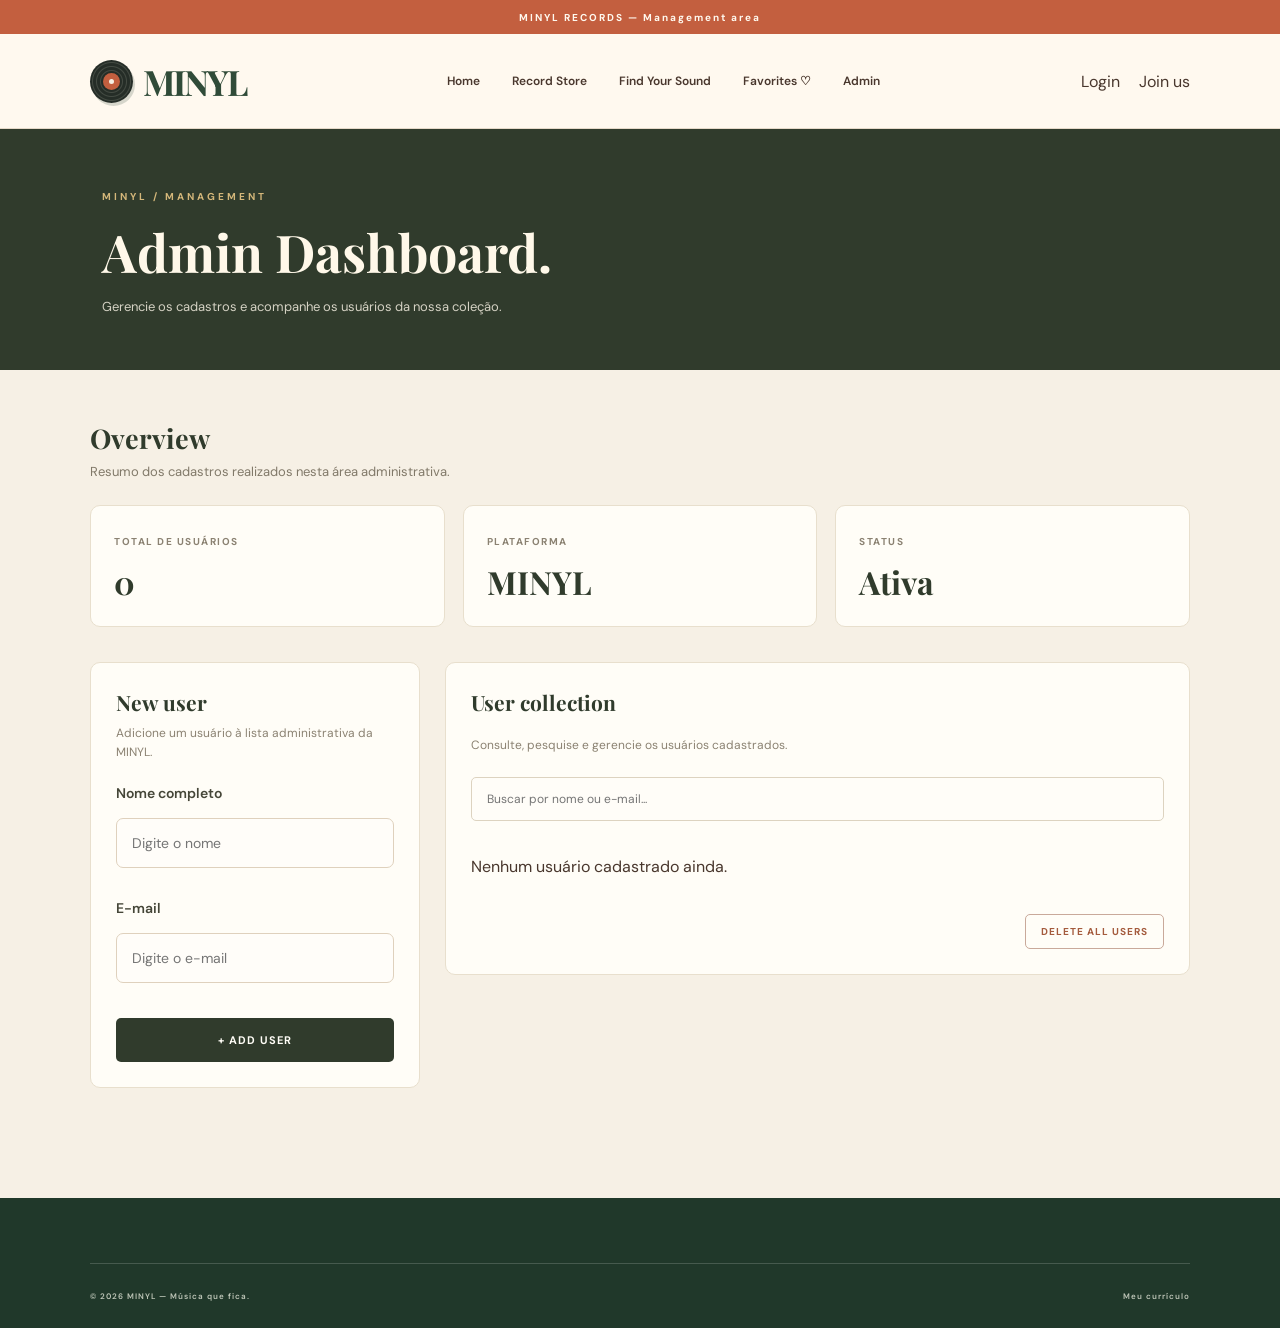
<file: admin.html>
<!DOCTYPE html>
<html lang="pt-BR">
<head>
    <meta charset="UTF-8">
    <meta name="viewport" content="width=device-width, initial-scale=1.0">
    <title>Admin Dashboard | MINYL</title>

    <link rel="preconnect" href="https://fonts.googleapis.com">
    <link rel="preconnect" href="https://fonts.gstatic.com" crossorigin>
    <link href="https://fonts.googleapis.com/css2?family=DM+Sans:wght@400;500;600;700&family=Playfair+Display:wght@500;600;700&display=swap" rel="stylesheet">

    <link rel="stylesheet" href="css/style.css">

    <style>
        .admin-hero {
            background: #303b2c;
            color: #fff8e9;
            padding: 55px 8%;
        }

        .admin-hero span {
            color: #d4b77a;
            font-size: 10px;
            font-weight: 700;
            letter-spacing: 3px;
            text-transform: uppercase;
        }

        .admin-hero h1 {
            font-family: 'Playfair Display', serif;
            font-size: clamp(35px, 5vw, 52px);
            margin: 12px 0;
        }

        .admin-hero p {
            color: #d5d2c4;
            font-size: 13px;
        }

        .admin-dashboard {
            max-width: 1150px;
            margin: 0 auto;
            padding: 50px 25px 85px;
        }

        .dashboard-heading {
            margin-bottom: 25px;
        }

        .dashboard-heading h2 {
            color: #303b2c;
            font-family: 'Playfair Display', serif;
            font-size: 27px;
            margin-bottom: 7px;
        }

        .dashboard-heading p {
            color: #817969;
            font-size: 13px;
        }

        .dashboard-stats {
            display: grid;
            grid-template-columns: repeat(3, 1fr);
            gap: 18px;
            margin-bottom: 35px;
        }

        .dashboard-stat {
            background: #fffdf7;
            border: 1px solid #e8dfcd;
            border-radius: 10px;
            padding: 23px;
        }

        .dashboard-stat span {
            color: #8b8272;
            font-size: 10px;
            font-weight: 700;
            letter-spacing: 1.5px;
            text-transform: uppercase;
        }

        .dashboard-stat strong {
            display: block;
            color: #303b2c;
            font-family: 'Playfair Display', serif;
            font-size: 32px;
            margin-top: 10px;
        }

        .dashboard-layout {
            display: grid;
            grid-template-columns: 330px 1fr;
            gap: 25px;
            align-items: start;
        }

        .admin-panel {
            background: #fffdf7;
            border: 1px solid #e8dfcd;
            border-radius: 10px;
            padding: 25px;
        }

        .admin-panel h3 {
            color: #303b2c;
            font-family: 'Playfair Display', serif;
            font-size: 21px;
            margin-bottom: 8px;
        }

        .panel-description {
            color: #8b8272;
            font-size: 12px;
            line-height: 1.6;
            margin-bottom: 22px;
        }

        .admin-form .form-group {
            margin-bottom: 17px;
        }

        .admin-form label {
            display: block;
            color: #454638;
            font-size: 12px;
            font-weight: 600;
            margin-bottom: 8px;
        }

        .admin-form input {
            width: 100%;
            box-sizing: border-box;
            padding: 13px;
            border: 1px solid #ddd3c0;
            border-radius: 5px;
            background: #fffdf8;
            color: #303b2c;
            font-family: 'DM Sans', sans-serif;
            font-size: 13px;
            outline: none;
        }

        .admin-form input:focus,
        .admin-search:focus {
            border-color: #66734f;
            box-shadow: 0 0 0 3px rgba(102, 115, 79, 0.12);
        }

        .admin-form button {
            width: 100%;
            padding: 14px;
            background: #303b2c;
            color: #fffdf7;
            border: none;
            border-radius: 5px;
            font-size: 11px;
            font-weight: 700;
            letter-spacing: 1px;
            text-transform: uppercase;
            cursor: pointer;
            transition: 0.2s;
        }

        .admin-form button:hover {
            background: #a45b3d;
        }

        .admin-list-heading {
            display: flex;
            justify-content: space-between;
            align-items: center;
            gap: 15px;
            flex-wrap: wrap;
            margin-bottom: 20px;
        }

        .admin-list-heading h3 {
            margin-bottom: 0;
        }

        .admin-search {
            width: 100%;
            box-sizing: border-box;
            padding: 13px 15px;
            border: 1px solid #ddd3c0;
            border-radius: 5px;
            background: #fffdf8;
            color: #303b2c;
            font-family: 'DM Sans', sans-serif;
            font-size: 12px;
            outline: none;
            margin-bottom: 18px;
        }

        .admin-user-list {
            list-style: none;
            padding: 0;
            margin: 0;
        }

        .admin-user-list li {
            display: flex;
            align-items: center;
            justify-content: space-between;
            gap: 15px;
            padding: 17px 0;
            border-bottom: 1px solid #eee7da;
        }

        .admin-user-list li:last-child {
            border-bottom: none;
        }

        .user-information {
            min-width: 0;
        }

        .user-information strong {
            display: block;
            color: #303b2c;
            font-size: 13px;
            margin-bottom: 4px;
        }

        .user-information p {
            color: #817969;
            font-size: 12px;
            overflow-wrap: anywhere;
        }

        .user-information small {
            display: block;
            color: #a49a87;
            font-size: 10px;
            margin-top: 6px;
        }

        .admin-user-list button {
            flex-shrink: 0;
            background: transparent;
            border: 1px solid #c9a99a;
            border-radius: 4px;
            color: #a45b3d;
            padding: 8px 12px;
            font-size: 10px;
            font-weight: 600;
            cursor: pointer;
            transition: 0.2s;
        }

        .admin-user-list button:hover {
            background: #a45b3d;
            color: white;
        }

        .admin-delete-all {
            display: block;
            margin-left: auto;
            margin-top: 20px;
            padding: 10px 15px;
            background: transparent;
            border: 1px solid #c9a99a;
            border-radius: 5px;
            color: #a45b3d;
            font-size: 10px;
            font-weight: 700;
            letter-spacing: 1px;
            text-transform: uppercase;
            cursor: pointer;
        }

        .admin-delete-all:hover {
            background: #a45b3d;
            color: #fff;
        }

        @media (max-width: 800px) {
            .dashboard-layout {
                grid-template-columns: 1fr;
            }
        }

        @media (max-width: 550px) {
            .dashboard-stats {
                grid-template-columns: 1fr;
            }

            .admin-user-list li {
                align-items: flex-start;
                flex-direction: column;
            }
        }

        #adminForm {
            display: flex;
            flex-direction: column;
            align-items: stretch;
            gap: 14px;
            width: 100%;
        }

        #adminForm label {
            display: flex;
            flex-direction: column;
            gap: 8px;
            width: 100%;
            font-size: 14px;
        }

        #adminForm input {
            display: block;
            width: 100%;
            min-width: 0;
            min-height: 50px;
            box-sizing: border-box;
            padding: 14px 15px;
            border: 1px solid #dfd1bd;
            border-radius: 7px;
            background: #fffdf9;
            font-family: inherit;
            font-size: 14px;
        }

        #adminForm button {
            align-self: flex-start;
            margin-top: 4px;
        }

        @media (max-width: 600px) {
            #adminForm button {
                width: 100%;
            }
        }

    </style>
</head>

<body>

    <div class="announcement">
        <p>MINYL RECORDS — Management area</p>
    </div>

    <header class="site-header">
        <div class="header-inner">

            <a href="index.html" class="logo">
                <span class="logo-disc">
                    <span class="logo-disc-center"></span>
                </span>
                <span class="logo-name">MINYL</span>
            </a>

            <nav class="main-nav">
                <a href="index.html">Home</a>
                <a href="catalogo.html">Record Store</a>
                <a href="teste.html">Find Your Sound</a>
                <a href="favoritos.html">Favorites ♡</a>
                <a href="admin.html">Admin</a>
            </nav>

            <div class="header-actions">
                <a href="login.html">Login</a>
                <a href="cadastro.html">Join us</a>
            </div>

        </div>
    </header>

    <main>

        <section class="admin-hero">
            <span>MINYL / MANAGEMENT</span>
            <h1>Admin Dashboard.</h1>
            <p>Gerencie os cadastros e acompanhe os usuários da nossa coleção.</p>
        </section>

        <section class="admin-dashboard">

            <div class="dashboard-heading">
                <h2>Overview</h2>
                <p>Resumo dos cadastros realizados nesta área administrativa.</p>
            </div>

            <div class="dashboard-stats">

                <div class="dashboard-stat">
                    <span>Total de usuários</span>
                    <strong>0</strong>
                </div>

                <div class="dashboard-stat">
                    <span>Plataforma</span>
                    <strong>MINYL</strong>
                </div>

                <div class="dashboard-stat">
                    <span>Status</span>
                    <strong>Ativa</strong>
                </div>

            </div>

            <div class="dashboard-layout">

                <section class="admin-panel">

                    <h3>New user</h3>

                    <p class="panel-description">
                        Adicione um usuário à lista administrativa da MINYL.
                    </p>

                    <form id="adminForm" class="admin-form">

                        <div class="form-group">
                            <label for="adminName">Nome completo</label>
                            <input
                                type="text"
                                id="adminName"
                                name="nome"
                                placeholder="Digite o nome"
                                required
                            >
                        </div>

                        <div class="form-group">
                            <label for="adminEmail">E-mail</label>
                            <input
                                type="email"
                                id="adminEmail"
                                name="email"
                                placeholder="Digite o e-mail"
                                required
                            >
                        </div>

                        <button type="submit">
                            + Add user
                        </button>

                    </form>

                </section>

                <section class="admin-panel">

                    <div class="admin-list-heading">
                        <h3>User collection</h3>
                    </div>

                    <p class="panel-description">
                        Consulte, pesquise e gerencie os usuários cadastrados.
                    </p>

                    <input
                        type="search"
                        id="adminSearch"
                        class="admin-search"
                        placeholder="Buscar por nome ou e-mail..."
                        aria-label="Pesquisar usuários por nome ou e-mail"
                    >

                    <ul id="userList" class="admin-user-list">
                        <li>Nenhum usuário cadastrado ainda.</li>
                    </ul>

                    <button
                        type="button"
                        id="deleteAll"
                        class="admin-delete-all"
                    >
                        Delete all users
                    </button>

                </section>

            </div>

        </section>

    </main>

    <footer class="site-footer">
        <div class="footer-bottom">
            <p>© <span data-current-year></span> MINYL — Música que fica.</p>
            <a href="curriculo.pdf">Meu currículo</a>
        </div>
    </footer>

    <script src="js/script.js"></script>

</body>
</html>
</file>
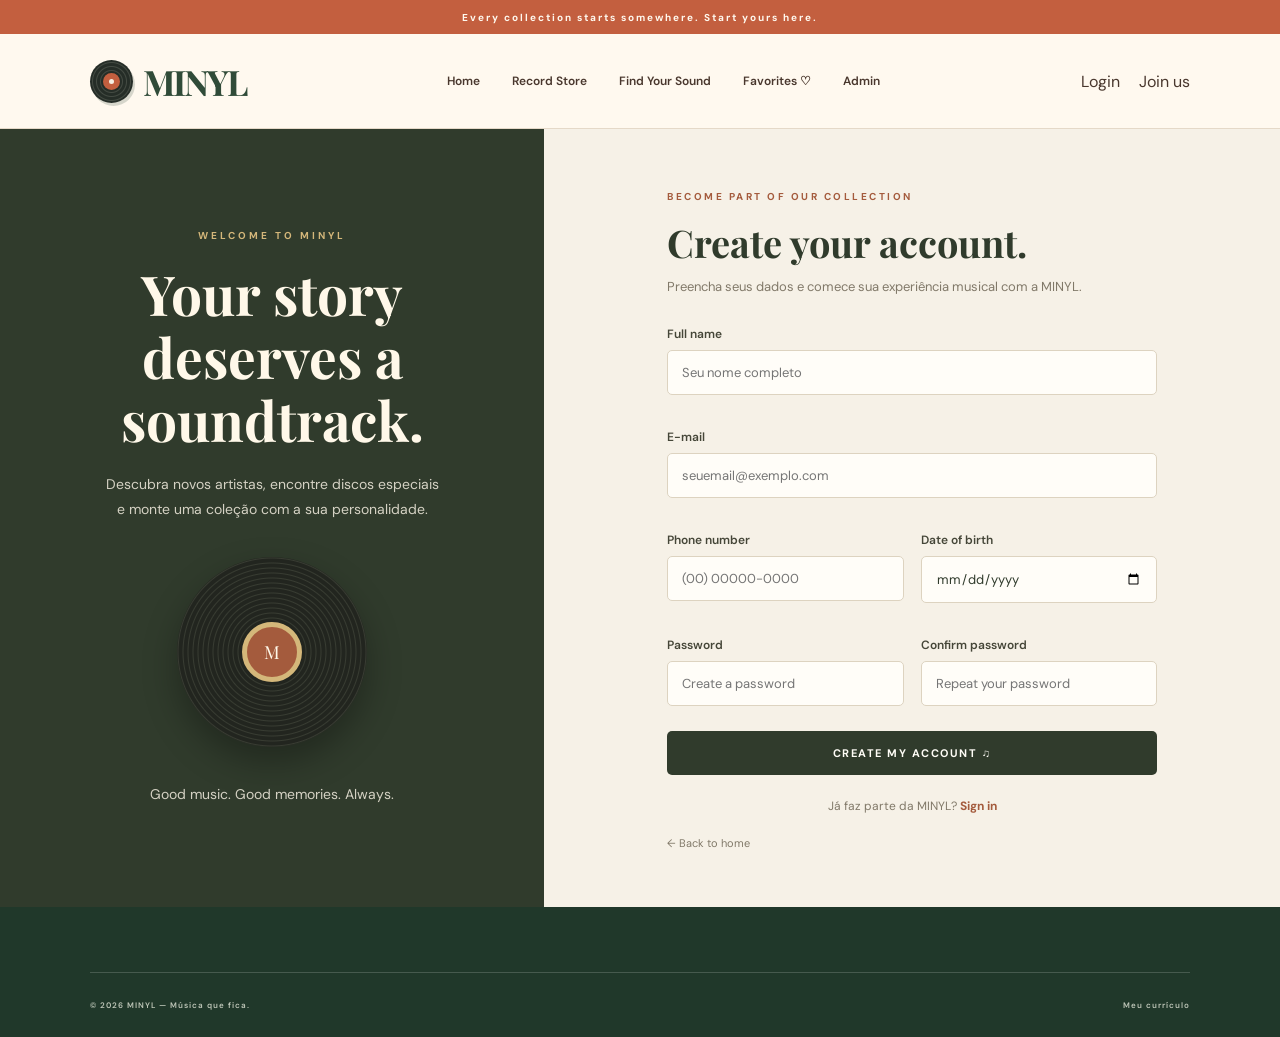
<file: cadastro.html>
<!DOCTYPE html>
<html lang="pt-BR">
<head>
    <meta charset="UTF-8">
    <meta name="viewport" content="width=device-width, initial-scale=1.0">
    <title>Join MINYL | Create an Account</title>

    <link rel="preconnect" href="https://fonts.googleapis.com">
    <link rel="preconnect" href="https://fonts.gstatic.com" crossorigin>
    <link href="https://fonts.googleapis.com/css2?family=DM+Sans:wght@400;500;600;700&family=Playfair+Display:wght@500;600;700&display=swap" rel="stylesheet">

    <link rel="stylesheet" href="css/style.css">

    <style>
        .register-main {
            min-height: 750px;
            display: grid;
            grid-template-columns: 0.85fr 1.15fr;
            background: #f6f1e7;
        }

        .register-art {
            background: #303b2c;
            color: #fff8e9;
            display: flex;
            flex-direction: column;
            justify-content: center;
            align-items: center;
            text-align: center;
            padding: 50px 30px;
        }

        .register-art-label {
            color: #d4b77a;
            font-size: 10px;
            font-weight: 700;
            letter-spacing: 3px;
            text-transform: uppercase;
        }

        .register-art h1 {
            font-family: 'Playfair Display', serif;
            font-size: clamp(36px, 5vw, 55px);
            line-height: 1.15;
            margin: 20px 0;
            max-width: 400px;
        }

        .register-art p {
            color: #d5d2c4;
            font-size: 14px;
            line-height: 1.8;
            max-width: 340px;
        }

        .register-vinyl {
            width: 190px;
            height: 190px;
            margin: 35px 0;
            border-radius: 50%;
            background:
                repeating-radial-gradient(
                    circle,
                    #22251f 0px,
                    #22251f 3px,
                    #383c32 4px,
                    #22251f 5px
                );
            display: flex;
            justify-content: center;
            align-items: center;
            box-shadow: 0 15px 35px rgba(0, 0, 0, 0.3);
        }

        .register-vinyl-center {
            width: 60px;
            height: 60px;
            border-radius: 50%;
            background: #a45b3d;
            border: 5px solid #d4b77a;
            display: flex;
            align-items: center;
            justify-content: center;
            font-family: 'Playfair Display', serif;
            font-size: 18px;
        }

        .register-content {
            display: flex;
            justify-content: center;
            align-items: center;
            padding: 55px 35px;
        }

        .register-box {
            width: 100%;
            max-width: 490px;
        }

        .register-label {
            color: #a45b3d;
            font-size: 10px;
            font-weight: 700;
            letter-spacing: 2.5px;
            text-transform: uppercase;
        }

        .register-box h2 {
            color: #303b2c;
            font-family: 'Playfair Display', serif;
            font-size: 38px;
            margin: 12px 0 8px;
        }

        .register-description {
            color: #817969;
            font-size: 13px;
            line-height: 1.7;
            margin-bottom: 28px;
        }

        .register-grid {
            display: grid;
            grid-template-columns: 1fr 1fr;
            gap: 17px;
        }

        .register-field {
            margin-bottom: 17px;
        }

        .register-field.full {
            grid-column: 1 / -1;
        }

        .register-field label {
            display: block;
            color: #454638;
            font-size: 12px;
            font-weight: 600;
            margin-bottom: 8px;
        }

        .register-field input {
            width: 100%;
            box-sizing: border-box;
            padding: 13px 14px;
            border: 1px solid #ddd3c0;
            border-radius: 5px;
            background: #fffdf8;
            color: #303b2c;
            font-family: 'DM Sans', sans-serif;
            font-size: 13px;
            outline: none;
            transition: 0.2s;
        }

        .register-field input:focus {
            border-color: #66734f;
            box-shadow: 0 0 0 3px rgba(102, 115, 79, 0.12);
        }

        .register-submit {
            width: 100%;
            padding: 15px;
            margin-top: 8px;
            background: #303b2c;
            color: #fffdf7;
            border: none;
            border-radius: 5px;
            font-family: 'DM Sans', sans-serif;
            font-size: 11px;
            font-weight: 700;
            letter-spacing: 1.5px;
            text-transform: uppercase;
            cursor: pointer;
            transition: 0.2s;
        }

        .register-submit:hover {
            background: #a45b3d;
        }

        .register-alternative {
            text-align: center;
            color: #817969;
            font-size: 12px;
            margin-top: 23px;
        }

        .register-alternative a {
            color: #a45b3d;
            font-weight: 700;
            text-decoration: none;
        }

        .register-alternative a:hover {
            text-decoration: underline;
        }

        .register-back {
            display: inline-block;
            margin-top: 22px;
            color: #817969;
            font-size: 11px;
            text-decoration: none;
        }

        .register-back:hover {
            color: #a45b3d;
        }

        @media (max-width: 800px) {
            .register-main {
                grid-template-columns: 1fr;
            }

            .register-art {
                padding: 45px 20px;
            }

            .register-vinyl {
                width: 140px;
                height: 140px;
                margin: 25px 0;
            }

            .register-vinyl-center {
                width: 48px;
                height: 48px;
            }

            .register-content {
                padding: 45px 22px;
            }
        }

        @media (max-width: 480px) {
            .register-grid {
                grid-template-columns: 1fr;
                gap: 0;
            }

            .register-field.full {
                grid-column: auto;
            }
        }
    </style>
</head>

<body>

    <div class="announcement">
        <p>Every collection starts somewhere. Start yours here.</p>
    </div>

    <header class="site-header">
        <div class="header-inner">

            <a href="index.html" class="logo">
                <span class="logo-disc">
                    <span class="logo-disc-center"></span>
                </span>
                <span class="logo-name">MINYL</span>
            </a>

            <nav class="main-nav">
                <a href="index.html">Home</a>
                <a href="catalogo.html">Record Store</a>
                <a href="teste.html">Find Your Sound</a>
                <a href="favoritos.html">Favorites ♡</a>
                <a href="admin.html">Admin</a>
            </nav>

            <div class="header-actions">
                <a href="login.html">Login</a>
                <a href="cadastro.html">Join us</a>
            </div>

        </div>
    </header>

    <main class="register-main">

        <section class="register-art">

            <span class="register-art-label">WELCOME TO MINYL</span>

            <h1>Your story deserves a soundtrack.</h1>

            <p>
                Descubra novos artistas, encontre discos especiais
                e monte uma coleção com a sua personalidade.
            </p>

            <div class="register-vinyl">
                <div class="register-vinyl-center">M</div>
            </div>

            <p>Good music. Good memories. Always.</p>

        </section>

        <section class="register-content">

            <div class="register-box">

                <span class="register-label">Become part of our collection</span>

                <h2>Create your account.</h2>

                <p class="register-description">
                    Preencha seus dados e comece sua experiência musical com a MINYL.
                </p>

                <form id="registerForm">

                    <div class="register-grid">

                        <div class="register-field full">
                            <label for="registerName">Full name</label>
                            <input
                                type="text"
                                id="registerName"
                                name="nome"
                                placeholder="Seu nome completo"
                                required
                            >
                        </div>

                        <div class="register-field full">
                            <label for="registerEmail">E-mail</label>
                            <input
                                type="email"
                                id="registerEmail"
                                name="email"
                                placeholder="seuemail@exemplo.com"
                                required
                            >
                        </div>

                        <div class="register-field">
                            <label for="registerPhone">Phone number</label>
                            <input
                                type="tel"
                                id="registerPhone"
                                name="telefone"
                                placeholder="(00) 00000-0000"
                                required
                            >
                        </div>

                        <div class="register-field">
                            <label for="registerBirth">Date of birth</label>
                            <input
                                type="date"
                                id="registerBirth"
                                name="nascimento"
                                required
                            >
                        </div>

                        <div class="register-field">
                            <label for="registerPassword">Password</label>
                            <input
                                type="password"
                                id="registerPassword"
                                name="senha"
                                placeholder="Create a password"
                                minlength="6"
                                required
                            >
                        </div>

                        <div class="register-field">
                            <label for="registerConfirm">Confirm password</label>
                            <input
                                type="password"
                                id="registerConfirm"
                                name="confirmarSenha"
                                placeholder="Repeat your password"
                                minlength="6"
                                required
                            >
                        </div>

                    </div>

                    <button type="submit" class="register-submit">
                        Create my account ♫
                    </button>

                </form>

                <p class="register-alternative">
                    Já faz parte da MINYL?
                    <a href="login.html">Sign in</a>
                </p>

                <a href="index.html" class="register-back">
                    ← Back to home
                </a>

            </div>

        </section>

    </main>

    <footer class="site-footer">
        <div class="footer-bottom">
            <p>© <span data-current-year></span> MINYL — Música que fica.</p>
            <a href="curriculo.pdf">Meu currículo</a>
        </div>
    </footer>

    <script src="js/script.js"></script>

</body>
</html>
</file>
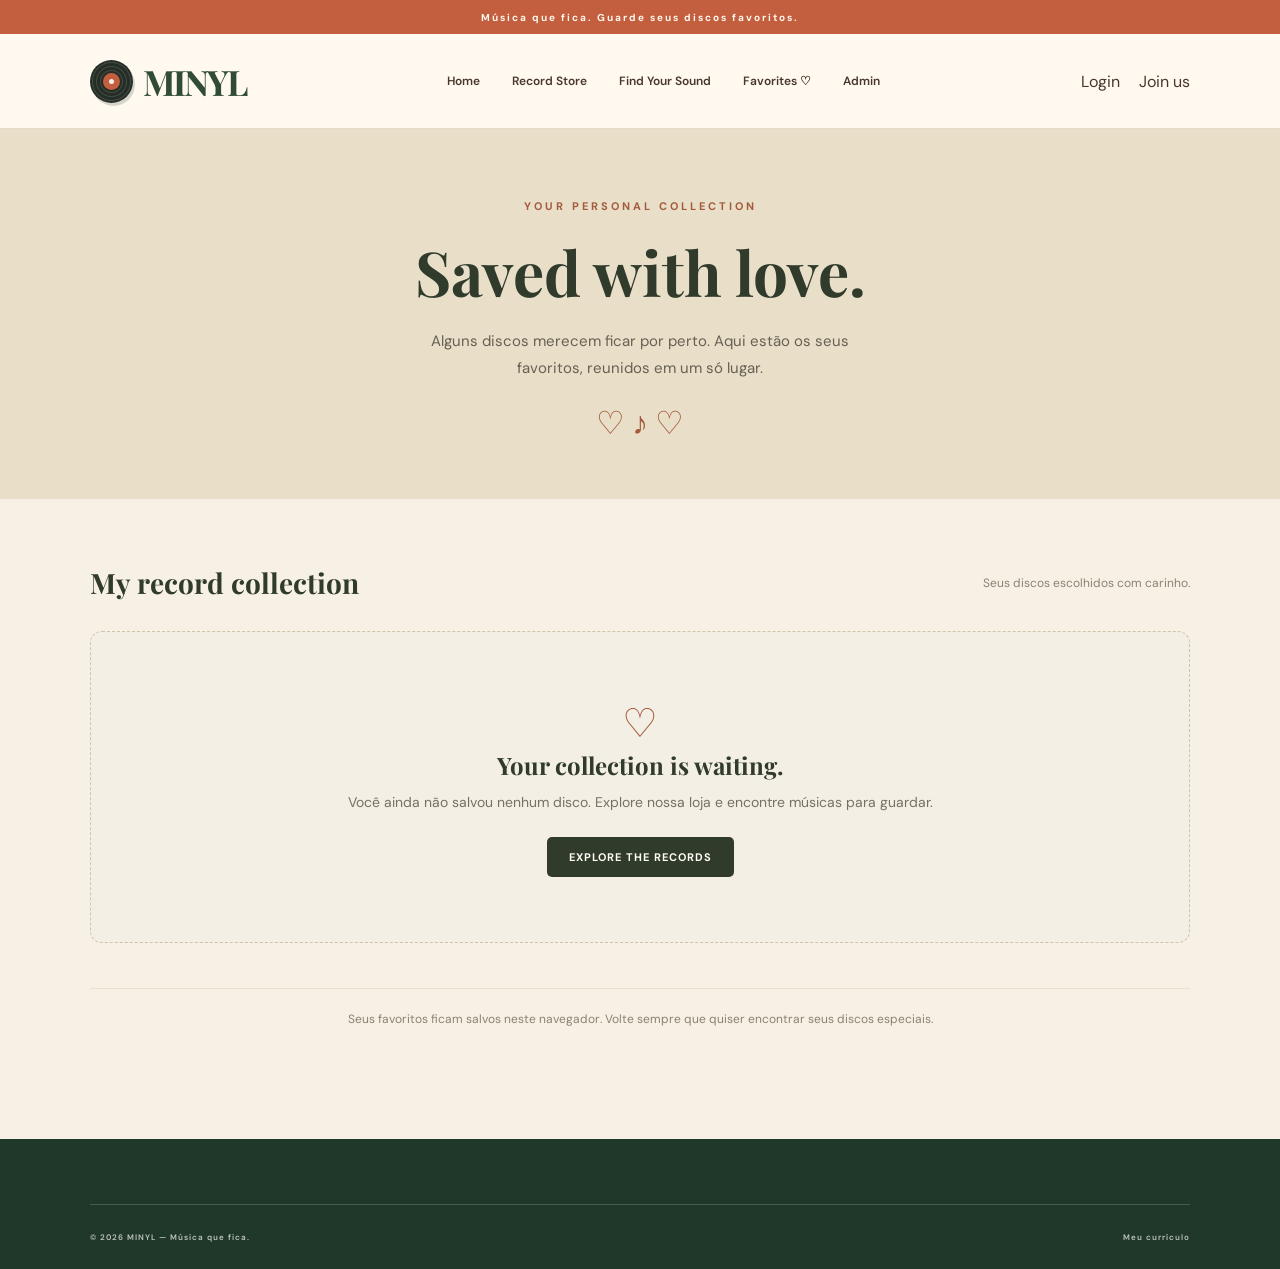
<file: favoritos.html>
<!DOCTYPE html>
<html lang="pt-BR">
<head>
    <meta charset="UTF-8">
    <meta name="viewport" content="width=device-width, initial-scale=1.0">
    <title>My Favorites | MINYL</title>

    <link rel="preconnect" href="https://fonts.googleapis.com">
    <link rel="preconnect" href="https://fonts.gstatic.com" crossorigin>
    <link href="https://fonts.googleapis.com/css2?family=DM+Sans:wght@400;500;600;700&family=Playfair+Display:wght@500;600;700&display=swap" rel="stylesheet">

    <link rel="stylesheet" href="css/style.css">

    <style>
        .favorites-hero {
            background: #e9dfc9;
            padding: 65px 8% 55px;
            text-align: center;
        }

        .favorites-hero span {
            color: #a45b3d;
            font-size: 11px;
            font-weight: 700;
            letter-spacing: 3px;
            text-transform: uppercase;
        }

        .favorites-hero h1 {
            color: #303b2c;
            font-family: 'Playfair Display', serif;
            font-size: clamp(38px, 6vw, 62px);
            margin: 15px 0;
        }

        .favorites-hero p {
            color: #666052;
            font-size: 15px;
            line-height: 1.8;
            max-width: 480px;
            margin: 0 auto;
        }

        .favorites-symbol {
            color: #a45b3d;
            font-size: 32px;
            margin-top: 20px;
        }

        .favorites-section {
            max-width: 1150px;
            margin: 0 auto;
            padding: 65px 25px 90px;
        }

        .favorites-heading {
            display: flex;
            align-items: center;
            justify-content: space-between;
            gap: 15px;
            margin-bottom: 30px;
            flex-wrap: wrap;
        }

        .favorites-heading h2 {
            font-family: 'Playfair Display', serif;
            color: #303b2c;
            font-size: 28px;
        }

        .favorites-heading p {
            color: #8b8272;
            font-size: 12px;
        }

        #favoritesList {
            display: grid;
            grid-template-columns: repeat(auto-fit, minmax(220px, 1fr));
            gap: 25px;
        }

        .favorites-empty {
            grid-column: 1 / -1;
            background: #f4efe4;
            border: 1px dashed #cfc3aa;
            border-radius: 12px;
            text-align: center;
            padding: 65px 20px;
        }

        .favorites-empty .empty-icon {
            color: #a45b3d;
            font-size: 40px;
            margin-bottom: 15px;
        }

        .favorites-empty h3 {
            color: #303b2c;
            font-family: 'Playfair Display', serif;
            font-size: 24px;
            margin-bottom: 10px;
        }

        .favorites-empty p {
            color: #777064;
            font-size: 14px;
            line-height: 1.7;
            margin-bottom: 22px;
        }

        .favorites-empty a {
            display: inline-block;
            background: #303b2c;
            color: #fffdf7;
            padding: 13px 22px;
            border-radius: 5px;
            text-decoration: none;
            font-size: 11px;
            font-weight: 700;
            letter-spacing: 1px;
            text-transform: uppercase;
        }

        .favorites-empty a:hover {
            background: #a45b3d;
        }

        .favorites-note {
            margin-top: 45px;
            padding: 20px;
            border-top: 1px solid #e8dfcd;
            text-align: center;
            color: #8b8272;
            font-size: 12px;
            line-height: 1.7;
        }

        @media (max-width: 600px) {
            .favorites-section {
                padding: 45px 18px 65px;
            }

            .favorites-heading {
                align-items: flex-start;
                flex-direction: column;
            }
        }


        /* CARDS DOS FAVORITOS */

        #favoritesList {
            display: grid;
            grid-template-columns: repeat(auto-fill, minmax(230px, 1fr));
            gap: 25px;
        }

        .favorite-card {
            background: #fffdf7;
            border: 1px solid #e5dcc9;
            border-radius: 12px;
            overflow: hidden;
            transition: transform 0.25s, box-shadow 0.25s;
        }

        .favorite-card:hover {
            transform: translateY(-5px);
            box-shadow: 0 12px 25px rgba(48, 59, 44, 0.10);
        }

        .favorite-artwork {
            height: 190px;
            background: #d9c9a8;
            display: flex;
            justify-content: center;
            align-items: center;
            overflow: hidden;
        }

        .favorite-vinyl {
            width: 145px;
            height: 145px;
            border-radius: 50%;
            background:
                repeating-radial-gradient(
                    circle,
                    #252820 0px,
                    #252820 3px,
                    #35382e 4px,
                    #252820 5px
                );
            display: flex;
            justify-content: center;
            align-items: center;
            box-shadow: 0 8px 18px rgba(0, 0, 0, 0.22);
            transition: transform 0.5s;
        }

        .favorite-card:hover .favorite-vinyl {
            transform: rotate(35deg);
        }

        .favorite-vinyl-center {
            width: 48px;
            height: 48px;
            background: #a45b3d;
            border: 4px solid #d5b77c;
            border-radius: 50%;
            display: flex;
            justify-content: center;
            align-items: center;
            color: #fff7e8;
            font-family: 'Playfair Display', serif;
            font-size: 17px;
        }

        .favorite-vinyl-center span {
            border: 1px solid rgba(255, 255, 255, 0.6);
            border-radius: 50%;
            width: 22px;
            height: 22px;
            display: flex;
            justify-content: center;
            align-items: center;
        }

        .favorite-details {
            padding: 21px;
        }

        .favorite-label {
            color: #a45b3d;
            font-size: 9px;
            font-weight: 700;
            letter-spacing: 2px;
        }

        .favorite-details h3 {
            color: #303b2c;
            font-family: 'Playfair Display', serif;
            font-size: 22px;
            margin: 9px 0 4px;
        }

        .favorite-details p {
            color: #837a6b;
            font-size: 12px;
            margin-bottom: 19px;
        }

        .favorite-remove {
            width: 100%;
            padding: 11px;
            background: transparent;
            border: 1px solid #cbbda5;
            border-radius: 5px;
            color: #8c503a;
            font-family: 'DM Sans', sans-serif;
            font-size: 11px;
            font-weight: 600;
            cursor: pointer;
            transition: 0.2s;
        }

        .favorite-remove:hover {
            background: #a45b3d;
            border-color: #a45b3d;
            color: #fffdf7;
        }

    </style>
</head>

<body>

    <div class="announcement">
        <p>Música que fica. Guarde seus discos favoritos.</p>
    </div>

    <header class="site-header">
        <div class="header-inner">

            <a href="index.html" class="logo">
                <span class="logo-disc">
                    <span class="logo-disc-center"></span>
                </span>
                <span class="logo-name">MINYL</span>
            </a>

            <nav class="main-nav">
                <a href="index.html">Home</a>
                <a href="catalogo.html">Record Store</a>
                <a href="teste.html">Find Your Sound</a>
                <a href="favoritos.html">Favorites ♡</a>
                <a href="admin.html">Admin</a>
            </nav>

            <div class="header-actions">
                <a href="login.html">Login</a>
                <a href="cadastro.html">Join us</a>
            </div>

        </div>
    </header>

    <main>

        <section class="favorites-hero">
            <span>Your personal collection</span>

            <h1>Saved with love.</h1>

            <p>
                Alguns discos merecem ficar por perto.
                Aqui estão os seus favoritos, reunidos em um só lugar.
            </p>

            <div class="favorites-symbol">♡ ♪ ♡</div>
        </section>

        <section class="favorites-section">

            <div class="favorites-heading">
                <h2>My record collection</h2>
                <p>Seus discos escolhidos com carinho.</p>
            </div>

            <div id="favoritesList">

                <div class="favorites-empty">
                    <div class="empty-icon">♡</div>

                    <h3>Your collection is waiting.</h3>

                    <p>
                        Você ainda não adicionou nenhum disco aos favoritos.
                        Explore nossa loja e encontre músicas para guardar.
                    </p>

                    <a href="catalogo.html">Explore the records</a>
                </div>

            </div>

            <div class="favorites-note">
                Seus favoritos ficam salvos neste navegador.
                Volte sempre que quiser encontrar seus discos especiais.
            </div>

        </section>

    </main>

    <footer class="site-footer">
        <div class="footer-bottom">
            <p>© <span data-current-year></span> MINYL — Música que fica.</p>
            <a href="curriculo.pdf">Meu currículo</a>
        </div>
    </footer>

    <script src="js/script.js"></script>

</body>
</html>
</file>
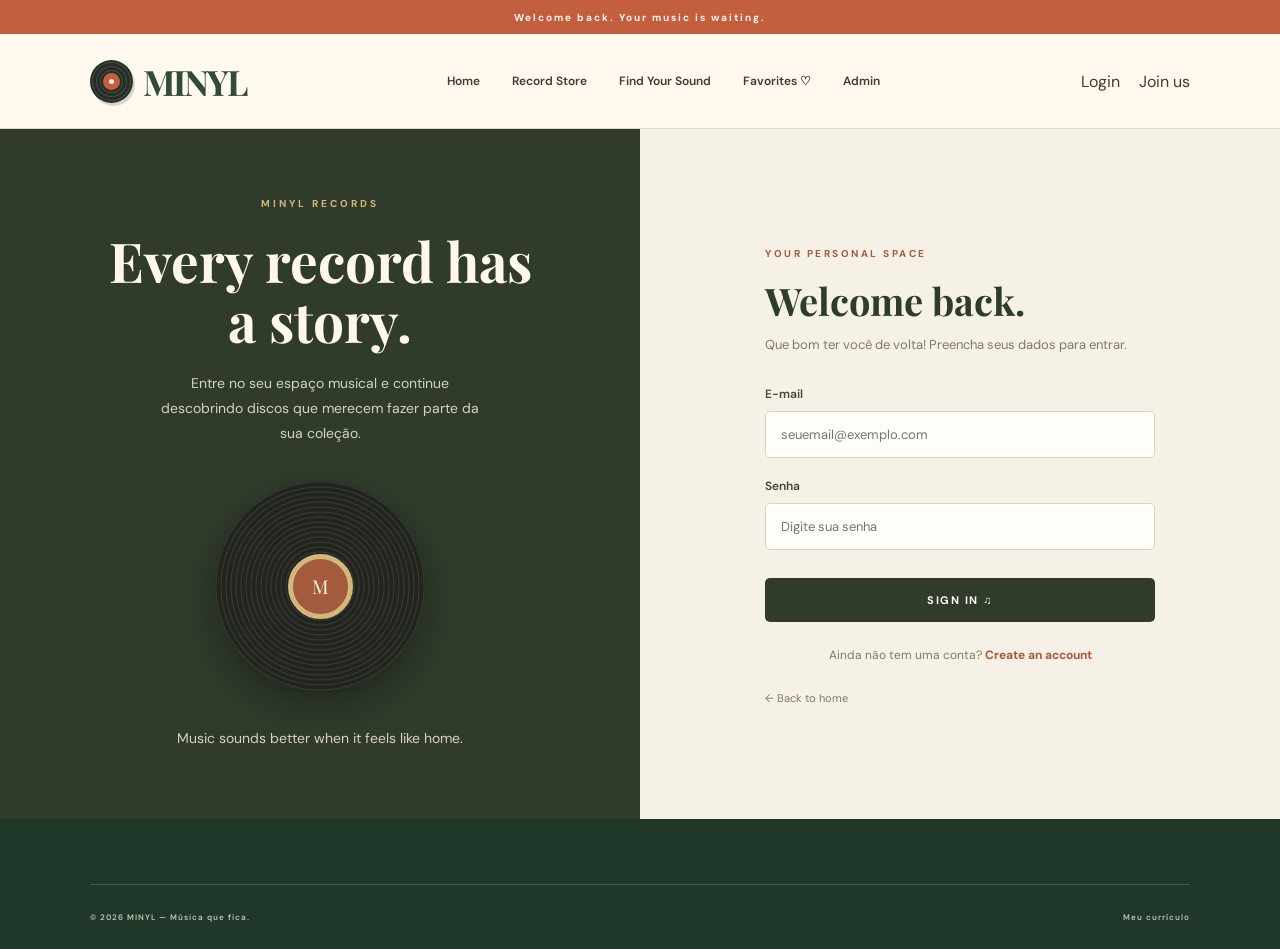
<file: login.html>
<!DOCTYPE html>
<html lang="pt-BR">
<head>
    <meta charset="UTF-8">
    <meta name="viewport" content="width=device-width, initial-scale=1.0">
    <title>Login | MINYL</title>

    <link rel="preconnect" href="https://fonts.googleapis.com">
    <link rel="preconnect" href="https://fonts.gstatic.com" crossorigin>
    <link href="https://fonts.googleapis.com/css2?family=DM+Sans:wght@400;500;600;700&family=Playfair+Display:wght@500;600;700&display=swap" rel="stylesheet">

    <link rel="stylesheet" href="css/style.css">

    <style>
        .login-main {
            min-height: 690px;
            display: grid;
            grid-template-columns: 1fr 1fr;
            background: #f6f1e7;
        }

        .login-art {
            background: #303b2c;
            color: #fff8e9;
            display: flex;
            flex-direction: column;
            align-items: center;
            justify-content: center;
            text-align: center;
            padding: 55px 30px;
            overflow: hidden;
        }

        .login-art .art-label {
            color: #d4b77a;
            font-size: 10px;
            font-weight: 700;
            letter-spacing: 3px;
            text-transform: uppercase;
        }

        .login-art h1 {
            font-family: 'Playfair Display', serif;
            font-size: clamp(35px, 5vw, 55px);
            line-height: 1.1;
            margin: 20px 0;
            max-width: 430px;
        }

        .login-art p {
            color: #d5d2c4;
            font-size: 14px;
            line-height: 1.8;
            max-width: 340px;
        }

        .login-record {
            width: 210px;
            height: 210px;
            border-radius: 50%;
            margin: 35px 0;
            display: flex;
            justify-content: center;
            align-items: center;
            background:
                repeating-radial-gradient(
                    circle,
                    #22251f 0px,
                    #22251f 3px,
                    #383c32 4px,
                    #22251f 5px
                );
            box-shadow: 0 15px 35px rgba(0, 0, 0, 0.3);
            animation: spin-record 12s linear infinite;
        }

        .login-record-center {
            width: 65px;
            height: 65px;
            border-radius: 50%;
            background: #a45b3d;
            border: 5px solid #d4b77a;
            display: flex;
            align-items: center;
            justify-content: center;
            color: #fff8e9;
            font-family: 'Playfair Display', serif;
            font-size: 19px;
        }

        @keyframes spin-record {
            to {
                transform: rotate(360deg);
            }
        }

        .login-content {
            display: flex;
            justify-content: center;
            align-items: center;
            padding: 55px 30px;
        }

        .login-box {
            width: 100%;
            max-width: 390px;
        }

        .login-label {
            color: #a45b3d;
            font-size: 10px;
            font-weight: 700;
            letter-spacing: 2.5px;
            text-transform: uppercase;
        }

        .login-box h2 {
            color: #303b2c;
            font-family: 'Playfair Display', serif;
            font-size: 38px;
            margin: 13px 0 8px;
        }

        .login-description {
            color: #817969;
            font-size: 13px;
            line-height: 1.7;
            margin-bottom: 30px;
        }

        .login-field {
            margin-bottom: 20px;
        }

        .login-field label {
            display: block;
            color: #454638;
            font-size: 12px;
            font-weight: 600;
            margin-bottom: 9px;
        }

        .login-field input {
            width: 100%;
            box-sizing: border-box;
            padding: 14px 15px;
            border: 1px solid #ddd3c0;
            border-radius: 5px;
            background: #fffdf8;
            color: #303b2c;
            font-family: 'DM Sans', sans-serif;
            font-size: 13px;
            outline: none;
            transition: border 0.2s, box-shadow 0.2s;
        }

        .login-field input:focus {
            border-color: #66734f;
            box-shadow: 0 0 0 3px rgba(102, 115, 79, 0.12);
        }

        .login-submit {
            width: 100%;
            padding: 15px;
            margin-top: 8px;
            background: #303b2c;
            color: #fffdf7;
            border: none;
            border-radius: 5px;
            font-family: 'DM Sans', sans-serif;
            font-size: 11px;
            font-weight: 700;
            letter-spacing: 1.5px;
            text-transform: uppercase;
            cursor: pointer;
            transition: 0.2s;
        }

        .login-submit:hover {
            background: #a45b3d;
        }

        .login-alternative {
            text-align: center;
            color: #817969;
            font-size: 12px;
            margin-top: 25px;
        }

        .login-alternative a {
            color: #a45b3d;
            font-weight: 700;
            text-decoration: none;
        }

        .login-alternative a:hover {
            text-decoration: underline;
        }

        .login-back {
            display: inline-block;
            margin-top: 28px;
            color: #817969;
            font-size: 11px;
            text-decoration: none;
        }

        .login-back:hover {
            color: #a45b3d;
        }

        @media (max-width: 750px) {
            .login-main {
                grid-template-columns: 1fr;
            }

            .login-art {
                padding: 45px 20px;
            }

            .login-record {
                width: 145px;
                height: 145px;
                margin: 25px 0;
            }

            .login-record-center {
                width: 48px;
                height: 48px;
            }

            .login-content {
                padding: 55px 25px;
            }
        }
    </style>
</head>

<body>

    <div class="announcement">
        <p>Welcome back. Your music is waiting.</p>
    </div>

    <header class="site-header">
        <div class="header-inner">

            <a href="index.html" class="logo">
                <span class="logo-disc">
                    <span class="logo-disc-center"></span>
                </span>
                <span class="logo-name">MINYL</span>
            </a>

            <nav class="main-nav">
                <a href="index.html">Home</a>
                <a href="catalogo.html">Record Store</a>
                <a href="teste.html">Find Your Sound</a>
                <a href="favoritos.html">Favorites ♡</a>
                <a href="admin.html">Admin</a>
            </nav>

            <div class="header-actions">
                <a href="login.html">Login</a>
                <a href="cadastro.html">Join us</a>
            </div>

        </div>
    </header>

    <main class="login-main">

        <section class="login-art">

            <span class="art-label">MINYL RECORDS</span>

            <h1>Every record has a story.</h1>

            <p>
                Entre no seu espaço musical e continue descobrindo
                discos que merecem fazer parte da sua coleção.
            </p>

            <div class="login-record">
                <div class="login-record-center">M</div>
            </div>

            <p>Music sounds better when it feels like home.</p>

        </section>

        <section class="login-content">

            <div class="login-box">

                <span class="login-label">Your personal space</span>

                <h2>Welcome back.</h2>

                <p class="login-description">
                    Que bom ter você de volta! Preencha seus dados para entrar.
                </p>

                <form id="loginForm">

                    <div class="login-field">
                        <label for="loginEmail">E-mail</label>
                        <input
                            type="email"
                            id="loginEmail"
                            name="email"
                            placeholder="seuemail@exemplo.com"
                            required
                        >
                    </div>

                    <div class="login-field">
                        <label for="loginPassword">Senha</label>
                        <input
                            type="password"
                            id="loginPassword"
                            name="senha"
                            placeholder="Digite sua senha"
                            required
                        >
                    </div>

                    <button type="submit" class="login-submit">
                        Sign in ♫
                    </button>

                </form>

                <p class="login-alternative">
                    Ainda não tem uma conta?
                    <a href="cadastro.html">Create an account</a>
                </p>

                <a href="index.html" class="login-back">
                    ← Back to home
                </a>

            </div>

        </section>

    </main>

    <footer class="site-footer">
        <div class="footer-bottom">
            <p>© <span data-current-year></span> MINYL — Música que fica.</p>
            <a href="curriculo.pdf">Meu currículo</a>
        </div>
    </footer>

    <script src="js/script.js"></script>

</body>
</html>
</file>
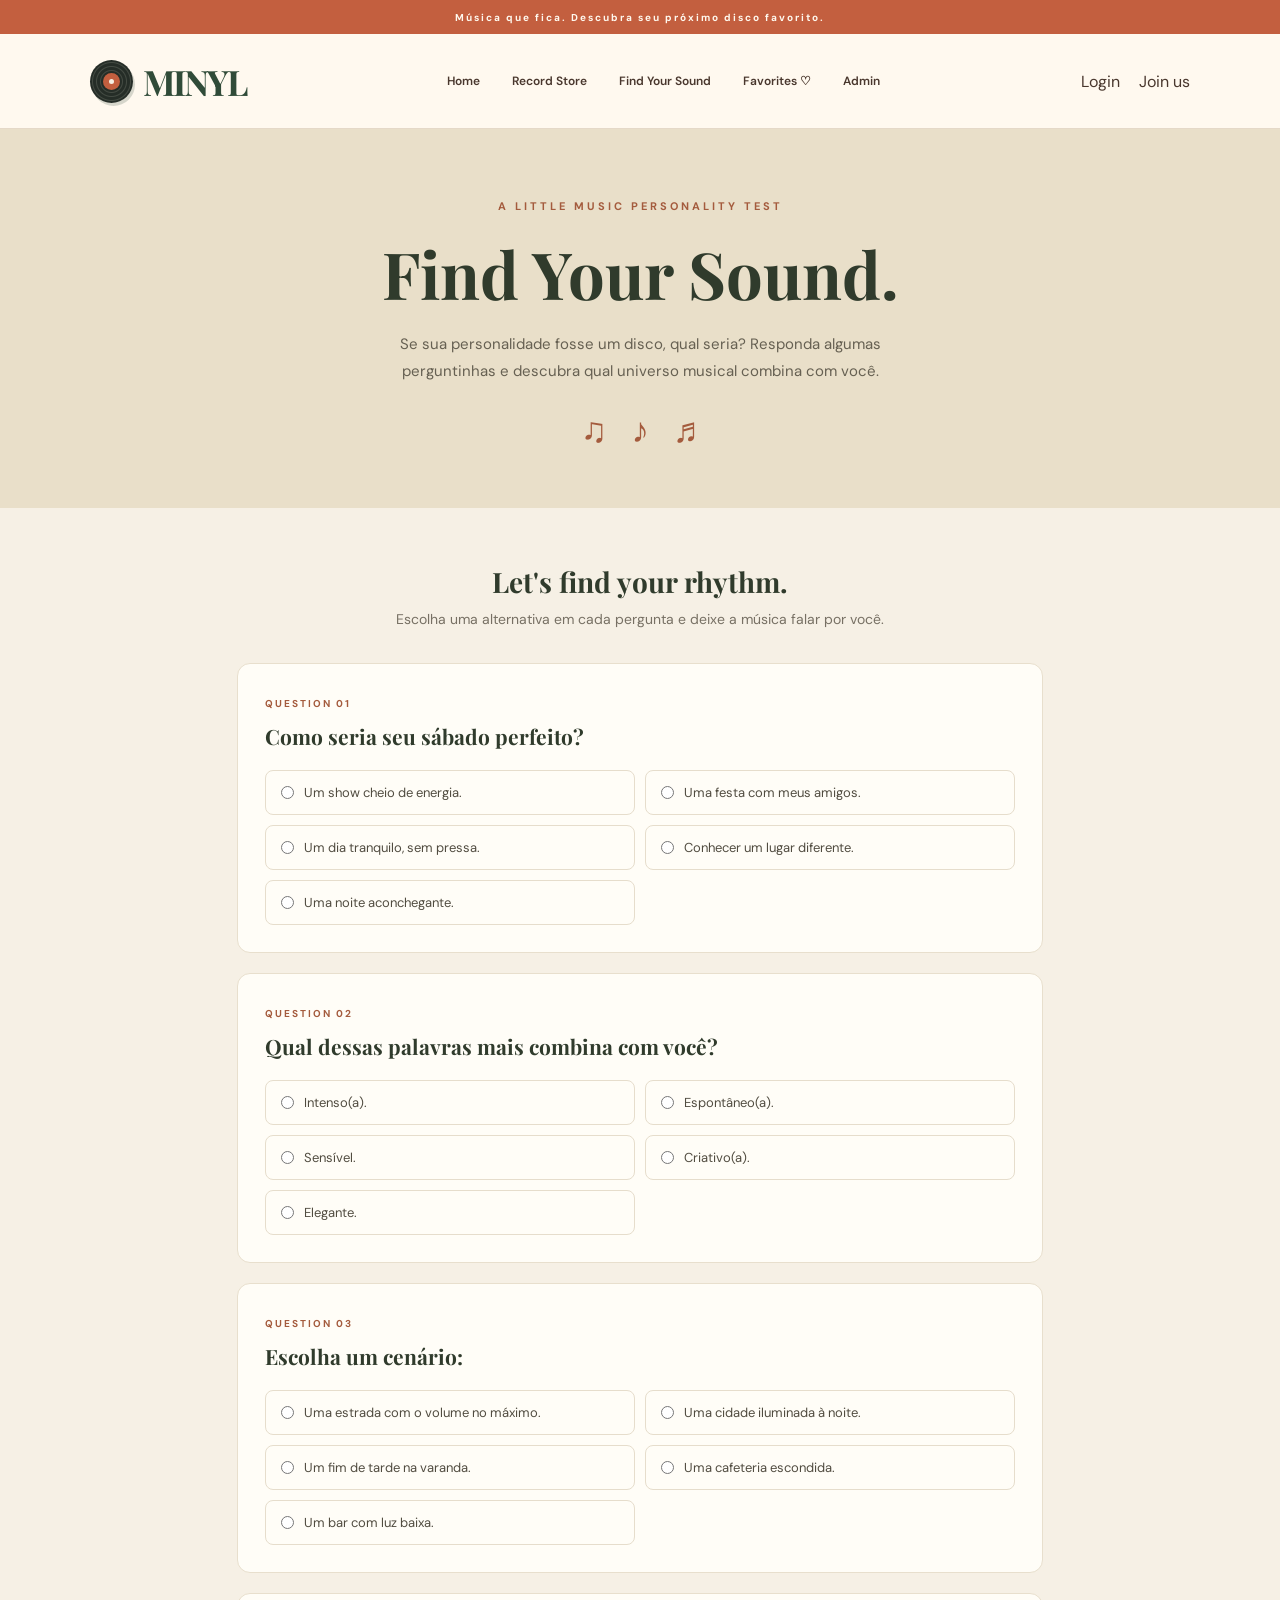
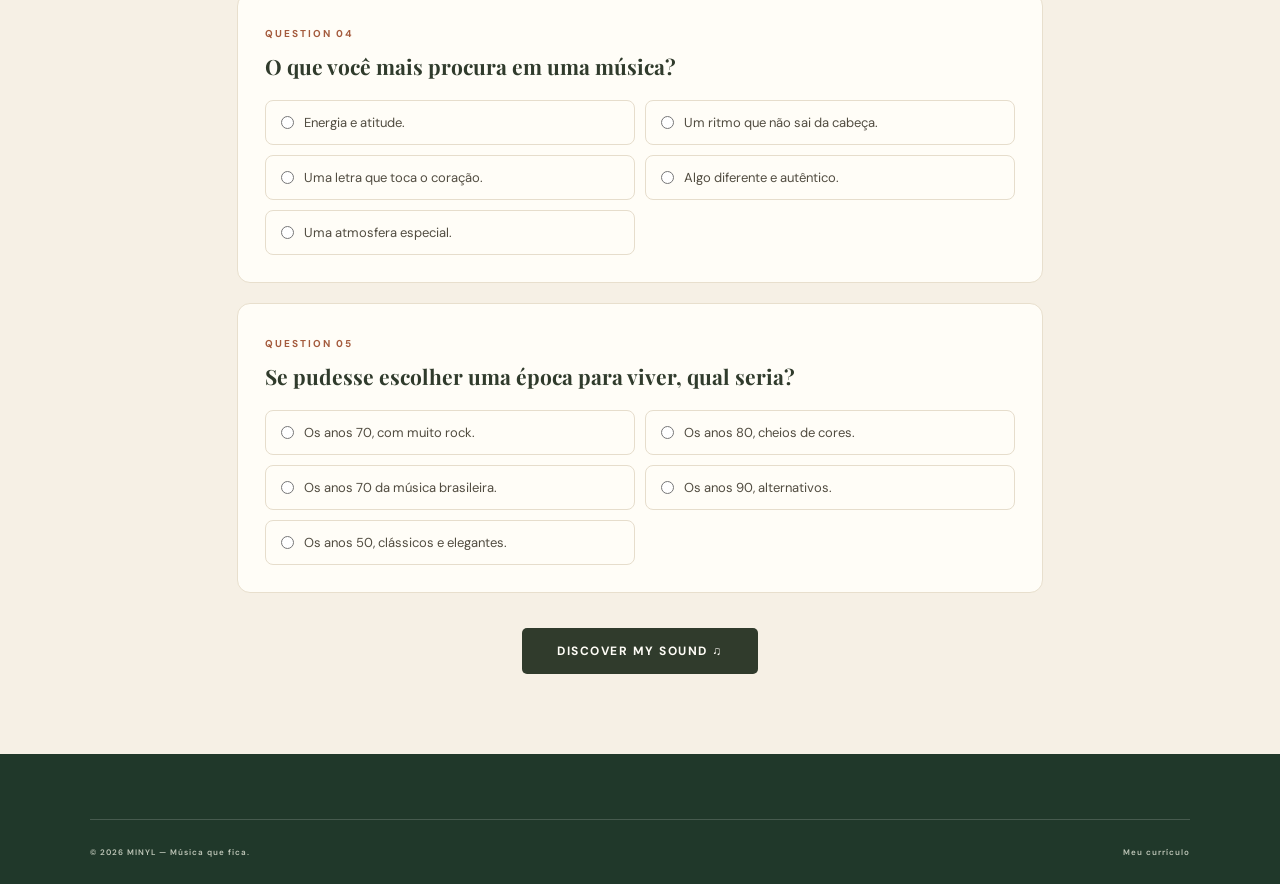
<file: teste.html>
<!DOCTYPE html>
<html lang="pt-BR">
<head>
    <meta charset="UTF-8">
    <meta name="viewport" content="width=device-width, initial-scale=1.0">
    <title>Find Your Sound | MINYL</title>

    <link rel="preconnect" href="https://fonts.googleapis.com">
    <link rel="preconnect" href="https://fonts.gstatic.com" crossorigin>
    <link href="https://fonts.googleapis.com/css2?family=DM+Sans:wght@400;500;600;700&family=Playfair+Display:wght@500;600;700&display=swap" rel="stylesheet">

    <link rel="stylesheet" href="css/style.css">

    <style>
        .quiz-hero {
            background: #e9dfc9;
            padding: 65px 8% 55px;
            text-align: center;
        }

        .quiz-label {
            color: #a45b3d;
            font-size: 11px;
            font-weight: 700;
            letter-spacing: 3px;
            text-transform: uppercase;
        }

        .quiz-hero h1 {
            color: #303b2c;
            font-family: 'Playfair Display', serif;
            font-size: clamp(38px, 6vw, 65px);
            margin: 15px 0;
        }

        .quiz-hero p {
            color: #666052;
            font-size: 15px;
            max-width: 520px;
            margin: 0 auto;
            line-height: 1.8;
        }

        .quiz-decoration {
            font-size: 35px;
            margin-top: 22px;
            color: #a45b3d;
        }

        .quiz-container {
            max-width: 850px;
            margin: 55px auto 80px;
            padding: 0 22px;
        }

        .quiz-intro {
            text-align: center;
            margin-bottom: 35px;
        }

        .quiz-intro h2 {
            font-family: 'Playfair Display', serif;
            color: #303b2c;
            font-size: 28px;
            margin-bottom: 10px;
        }

        .quiz-intro p {
            color: #777064;
            font-size: 14px;
        }

        .quiz-question {
            background: #fffdf7;
            border: 1px solid #e8dfcd;
            border-radius: 13px;
            padding: 27px;
            margin-bottom: 20px;
        }

        .question-number {
            color: #a45b3d;
            font-size: 10px;
            font-weight: 700;
            letter-spacing: 2px;
            text-transform: uppercase;
        }

        .quiz-question h3 {
            font-family: 'Playfair Display', serif;
            font-size: 21px;
            color: #303b2c;
            margin: 10px 0 20px;
        }

        .quiz-options {
            display: grid;
            grid-template-columns: 1fr 1fr;
            gap: 10px;
        }

        .quiz-option {
            display: flex;
            align-items: center;
            gap: 10px;
            padding: 13px 15px;
            border: 1px solid #e6ddcc;
            border-radius: 8px;
            cursor: pointer;
            color: #514c40;
            font-size: 13px;
            transition: 0.2s;
        }

        .quiz-option:hover {
            border-color: #a45b3d;
            background: #f7efe1;
        }

        .quiz-option:has(input:checked) {
            border-color: #66734f;
            background: #edf0e5;
            color: #303b2c;
        }

        .quiz-option input {
            accent-color: #66734f;
        }

        .quiz-submit {
            display: block;
            margin: 35px auto 0;
            padding: 15px 35px;
            background: #303b2c;
            color: #fffdf7;
            border: none;
            border-radius: 5px;
            font-family: 'DM Sans', sans-serif;
            font-size: 12px;
            font-weight: 700;
            letter-spacing: 1.5px;
            text-transform: uppercase;
            cursor: pointer;
            transition: 0.2s;
        }

        .quiz-submit:hover {
            background: #a45b3d;
            transform: translateY(-2px);
        }

        .quiz-result {
            display: none;
            background: #e9dfc9;
            border-radius: 14px;
            padding: 38px 25px;
            margin-top: 35px;
            text-align: center;
            border: 1px solid #d9cbb0;
        }

        .quiz-result h2 {
            color: #303b2c;
            font-family: 'Playfair Display', serif;
            font-size: 30px;
            margin: 12px 0;
        }

        .quiz-result p {
            color: #5e594e;
            line-height: 1.8;
            font-size: 14px;
            max-width: 520px;
            margin: 10px auto;
        }

        .result-record {
            margin-top: 20px;
            padding-top: 20px;
            border-top: 1px solid #d3c5a9;
        }

        .result-record strong {
            display: block;
            color: #a45b3d;
            font-family: 'Playfair Display', serif;
            font-size: 20px;
            margin-top: 8px;
        }

        .quiz-again {
            margin-top: 20px;
            padding: 11px 22px;
            background: transparent;
            border: 1px solid #303b2c;
            color: #303b2c;
            border-radius: 5px;
            cursor: pointer;
            font-weight: 600;
        }

        @media (max-width: 600px) {
            .quiz-options {
                grid-template-columns: 1fr;
            }

            .quiz-question {
                padding: 20px;
            }
        }
    </style>
</head>

<body>

    <div class="announcement">
        <p>Música que fica. Descubra seu próximo disco favorito.</p>
    </div>

    <header class="site-header">
        <div class="header-inner">

            <a href="index.html" class="logo">
                <span class="logo-disc">
                    <span class="logo-disc-center"></span>
                </span>
                <span class="logo-name">MINYL</span>
            </a>

            <nav class="main-nav">
                <a href="index.html">Home</a>
                <a href="catalogo.html">Record Store</a>
                <a href="teste.html">Find Your Sound</a>
                <a href="favoritos.html">Favorites ♡</a>
                <a href="admin.html">Admin</a>
            </nav>

            <div class="header-actions">
                <a href="login.html">Login</a>
                <a href="cadastro.html">Join us</a>
            </div>

        </div>
    </header>

    <main>

        <section class="quiz-hero">
            <span class="quiz-label">A little music personality test</span>

            <h1>Find Your Sound.</h1>

            <p>
                Se sua personalidade fosse um disco, qual seria?
                Responda algumas perguntinhas e descubra qual universo musical combina com você.
            </p>

            <div class="quiz-decoration">♫ &nbsp; ♪ &nbsp; ♬</div>
        </section>

        <section class="quiz-container">

            <div class="quiz-intro">
                <h2>Let's find your rhythm.</h2>
                <p>Escolha uma alternativa em cada pergunta e deixe a música falar por você.</p>
            </div>

            <form id="personalityForm">

                <div class="quiz-question">
                    <span class="question-number">Question 01</span>
                    <h3>Como seria seu sábado perfeito?</h3>

                    <div class="quiz-options">
                        <label class="quiz-option">
                            <input type="radio" name="q1" value="rock" required>
                            Um show cheio de energia.
                        </label>

                        <label class="quiz-option">
                            <input type="radio" name="q1" value="pop">
                            Uma festa com meus amigos.
                        </label>

                        <label class="quiz-option">
                            <input type="radio" name="q1" value="mpb">
                            Um dia tranquilo, sem pressa.
                        </label>

                        <label class="quiz-option">
                            <input type="radio" name="q1" value="indie">
                            Conhecer um lugar diferente.
                        </label>

                        <label class="quiz-option">
                            <input type="radio" name="q1" value="jazz">
                            Uma noite aconchegante.
                        </label>
                    </div>
                </div>

                <div class="quiz-question">
                    <span class="question-number">Question 02</span>
                    <h3>Qual dessas palavras mais combina com você?</h3>

                    <div class="quiz-options">
                        <label class="quiz-option">
                            <input type="radio" name="q2" value="rock" required>
                            Intenso(a).
                        </label>

                        <label class="quiz-option">
                            <input type="radio" name="q2" value="pop">
                            Espontâneo(a).
                        </label>

                        <label class="quiz-option">
                            <input type="radio" name="q2" value="mpb">
                            Sensível.
                        </label>

                        <label class="quiz-option">
                            <input type="radio" name="q2" value="indie">
                            Criativo(a).
                        </label>

                        <label class="quiz-option">
                            <input type="radio" name="q2" value="jazz">
                            Elegante.
                        </label>
                    </div>
                </div>

                <div class="quiz-question">
                    <span class="question-number">Question 03</span>
                    <h3>Escolha um cenário:</h3>

                    <div class="quiz-options">
                        <label class="quiz-option">
                            <input type="radio" name="q3" value="rock" required>
                            Uma estrada com o volume no máximo.
                        </label>

                        <label class="quiz-option">
                            <input type="radio" name="q3" value="pop">
                            Uma cidade iluminada à noite.
                        </label>

                        <label class="quiz-option">
                            <input type="radio" name="q3" value="mpb">
                            Um fim de tarde na varanda.
                        </label>

                        <label class="quiz-option">
                            <input type="radio" name="q3" value="indie">
                            Uma cafeteria escondida.
                        </label>

                        <label class="quiz-option">
                            <input type="radio" name="q3" value="jazz">
                            Um bar com luz baixa.
                        </label>
                    </div>
                </div>

                <div class="quiz-question">
                    <span class="question-number">Question 04</span>
                    <h3>O que você mais procura em uma música?</h3>

                    <div class="quiz-options">
                        <label class="quiz-option">
                            <input type="radio" name="q4" value="rock" required>
                            Energia e atitude.
                        </label>

                        <label class="quiz-option">
                            <input type="radio" name="q4" value="pop">
                            Um ritmo que não sai da cabeça.
                        </label>

                        <label class="quiz-option">
                            <input type="radio" name="q4" value="mpb">
                            Uma letra que toca o coração.
                        </label>

                        <label class="quiz-option">
                            <input type="radio" name="q4" value="indie">
                            Algo diferente e autêntico.
                        </label>

                        <label class="quiz-option">
                            <input type="radio" name="q4" value="jazz" required>
                            Uma atmosfera especial.
                        </label>
                    </div>
                </div>

                <div class="quiz-question">
                    <span class="question-number">Question 05</span>
                    <h3>Se pudesse escolher uma época para viver, qual seria?</h3>

                    <div class="quiz-options">
                        <label class="quiz-option">
                            <input type="radio" name="q5" value="rock" required>
                            Os anos 70, com muito rock.
                        </label>

                        <label class="quiz-option">
                            <input type="radio" name="q5" value="pop">
                            Os anos 80, cheios de cores.
                        </label>

                        <label class="quiz-option">
                            <input type="radio" name="q5" value="mpb">
                            Os anos 70 da música brasileira.
                        </label>

                        <label class="quiz-option">
                            <input type="radio" name="q5" value="indie">
                            Os anos 90, alternativos.
                        </label>

                        <label class="quiz-option">
                            <input type="radio" name="q5" value="jazz">
                            Os anos 50, clássicos e elegantes.
                        </label>
                    </div>
                </div>

                <button type="submit" class="quiz-submit">
                    Discover my sound ♫
                </button>

            </form>

            <div id="testResult" class="quiz-result">
                <span>YOUR MUSICAL PERSONALITY</span>
                <h2 id="resultTitle">Seu resultado aparecerá aqui</h2>
                <p id="resultDescription"></p>

                <div class="result-record">
                    <p>We picked a record for you:</p>
                    <strong id="testAlbum"></strong>
                </div>

                <button type="button" class="quiz-again" onclick="location.reload()">
                    Try again
                </button>
            </div>

        </section>

    </main>

    <footer class="site-footer">
        <div class="footer-bottom">
            <p>© <span data-current-year></span> MINYL — Música que fica.</p>
            <a href="curriculo.pdf">Meu currículo</a>
        </div>
    </footer>

    <script src="js/script.js"></script>

</body>
</html>
</file>
<file: css/style.css>
/* =========================================
   MINYL RECORDS
   Retro music store - 2026
========================================= */

/* FONTES E CORES */

@import url('https://fonts.googleapis.com/css2?family=DM+Sans:wght@400;500;600;700&family=Playfair+Display:ital,wght@0,500;0,600;0,700;1,500;1,600&display=swap');

:root {
    --cream: #F6F0E5;
    --paper: #FFF9EF;
    --paper-dark: #E9DDC9;

    --green: #304B38;
    --green-dark: #20382A;
    --green-light: #526B4D;

    --orange: #C35F3F;
    --orange-dark: #9E472F;

    --yellow: #DDBB70;
    --yellow-light: #F0D99F;

    --brown: #49372D;
    --gray: #82796C;
    --white: #FFFFFF;

    --font-title: 'Playfair Display', Georgia, serif;
    --font-body: 'DM Sans', Arial, sans-serif;
}


/* RESET */

* {
    margin: 0;
    padding: 0;
    box-sizing: border-box;
}

html {
    scroll-behavior: smooth;
}

body {
    background: var(--cream);
    color: var(--brown);
    font-family: var(--font-body);
    overflow-x: hidden;
}

a {
    text-decoration: none;
    color: inherit;
}

button,
input,
textarea,
select {
    font: inherit;
}

img {
    display: block;
    max-width: 100%;
}


/* =========================================
   BARRA SUPERIOR
========================================= */

.announcement {
    min-height: 34px;
    background: var(--orange);
    color: var(--paper);
    display: flex;
    justify-content: center;
    align-items: center;
    gap: 13px;
    font-size: 10px;
    font-weight: 700;
    letter-spacing: 2px;
    text-align: center;
    padding: 7px 15px;
}

.announcement span {
    color: var(--yellow-light);
    font-size: 14px;
}


/* =========================================
   CABEÇALHO
========================================= */

.site-header {
    width: 100%;
    background: var(--paper);
    border-bottom: 1px solid #E5D9C8;
    position: relative;
    z-index: 10;
}

.header-inner {
    max-width: 1400px;
    min-height: 94px;
    margin: auto;
    padding: 0 7%;
    display: flex;
    justify-content: space-between;
    align-items: center;
    gap: 30px;
}


/* LOGO MINYL */

.logo {
    display: inline-flex;
    align-items: center;
    gap: 10px;
    flex-shrink: 0;
}

.logo-disc {
    width: 43px;
    height: 43px;
    border-radius: 50%;
    background:
        repeating-radial-gradient(
            circle,
            #252D27 0px,
            #252D27 2px,
            #444B43 3px,
            #252D27 4px
        );
    display: flex;
    justify-content: center;
    align-items: center;
    position: relative;
    box-shadow: 2px 3px 0 rgba(32, 56, 42, 0.18);
    transition: transform 0.5s ease;
}

.logo:hover .logo-disc {
    transform: rotate(180deg);
}

.logo-disc::before {
    content: "";
    width: 17px;
    height: 17px;
    border-radius: 50%;
    background: var(--orange);
    position: absolute;
}

.logo-disc-center {
    width: 5px;
    height: 5px;
    border-radius: 50%;
    background: var(--cream);
    position: relative;
    z-index: 1;
}

.logo-name {
    font-family: var(--font-title);
    font-size: 35px;
    font-weight: 700;
    letter-spacing: -2px;
    color: var(--green);
}

.logo-name span {
    color: var(--orange);
}


/* NAVEGAÇÃO */

.main-nav {
    display: flex;
    align-items: center;
    justify-content: center;
    gap: 32px;
}

.main-nav a {
    font-size: 12px;
    font-weight: 600;
    color: var(--brown);
    transition: color 0.2s ease;
    position: relative;
}

.main-nav a:hover,
.main-nav a.active {
    color: var(--orange);
}

.main-nav a.active::after {
    content: "";
    position: absolute;
    left: 0;
    bottom: -9px;
    width: 100%;
    height: 2px;
    background: var(--orange);
}

.header-actions {
    display: flex;
    align-items: center;
    gap: 19px;
    white-space: nowrap;
}

.header-login {
    font-size: 12px;
    font-weight: 600;
    color: var(--green);
}

.header-register {
    background: var(--green);
    color: var(--paper);
    padding: 12px 18px;
    border-radius: 3px;
    font-size: 11px;
    font-weight: 700;
    transition: background 0.2s, transform 0.2s;
}

.header-register:hover {
    background: var(--orange);
    transform: translateY(-2px);
}


/* =========================================
   ELEMENTOS GERAIS
========================================= */

.section {
    max-width: 1400px;
    margin: auto;
    padding: 105px 7%;
}

.eyebrow {
    display: inline-flex;
    align-items: center;
    gap: 10px;
    font-size: 10px;
    font-weight: 700;
    letter-spacing: 2.5px;
    color: var(--orange);
}

.eyebrow-line {
    width: 25px;
    height: 2px;
    background: var(--orange);
}

.section-heading {
    display: flex;
    justify-content: space-between;
    align-items: flex-end;
    gap: 30px;
    margin-bottom: 42px;
}

.section-heading h2 {
    font-family: var(--font-title);
    font-size: clamp(36px, 4vw, 53px);
    line-height: 1.15;
    font-weight: 600;
    color: var(--green);
    margin-top: 14px;
}

.section-heading h2 em {
    color: var(--orange);
    font-weight: 500;
}

.section-heading p {
    color: var(--gray);
    font-size: 13px;
    margin-top: 12px;
}

.text-link {
    font-size: 11px;
    font-weight: 700;
    color: var(--green);
    border-bottom: 1px solid var(--green);
    padding-bottom: 5px;
    white-space: nowrap;
    transition: color 0.2s, border-color 0.2s;
}

.text-link:hover {
    color: var(--orange);
    border-color: var(--orange);
}


/* BOTÕES */

.button-primary,
.button-secondary,
.button-light {
    min-height: 48px;
    display: inline-flex;
    justify-content: center;
    align-items: center;
    gap: 25px;
    padding: 0 23px;
    font-size: 11px;
    font-weight: 700;
    transition: all 0.25s ease;
}

.button-primary {
    color: var(--paper);
    background: var(--orange);
    border: 1px solid var(--orange);
}

.button-primary:hover {
    background: var(--green);
    border-color: var(--green);
    transform: translateY(-3px);
}

.button-secondary {
    color: var(--green);
    border: 1px solid var(--green);
    background: transparent;
}

.button-secondary:hover {
    color: var(--paper);
    background: var(--green);
}

.button-light {
    color: var(--green-dark);
    background: var(--yellow-light);
}

.button-light:hover {
    background: var(--paper);
    transform: translateY(-3px);
}


/* =========================================
   HERO
========================================= */

.hero {
    min-height: 620px;
    max-width: 1600px;
    margin: auto;
    padding: 75px 9% 65px;
    background:
        radial-gradient(
            circle at 83% 40%,
            rgba(221, 187, 112, 0.15),
            transparent 32%
        ),
        var(--cream);
    display: grid;
    grid-template-columns: 1fr 0.95fr;
    align-items: center;
    gap: 40px;
    overflow: hidden;
}

.hero-content {
    position: relative;
    z-index: 2;
}

.hero h1 {
    margin-top: 27px;
    font-family: var(--font-title);
    font-size: clamp(56px, 6.5vw, 88px);
    line-height: 0.99;
    font-weight: 600;
    letter-spacing: -3px;
    color: var(--green);
}

.hero h1 em {
    color: var(--orange);
    font-weight: 500;
}

.hero-content > p {
    max-width: 440px;
    margin-top: 27px;
    color: var(--gray);
    font-size: 14px;
    line-height: 1.9;
}

.hero-buttons {
    display: flex;
    flex-wrap: wrap;
    gap: 13px;
    margin-top: 32px;
}

.hero-bottom-note {
    display: flex;
    align-items: center;
    gap: 10px;
    margin-top: 55px;
    color: var(--green);
    font-size: 9px;
    font-weight: 700;
    letter-spacing: 1.6px;
}

.note-star {
    font-size: 22px;
    color: var(--orange);
}


/* ARTE DO VINIL */

.hero-art {
    height: 440px;
    max-width: 500px;
    width: 100%;
    margin: auto;
    position: relative;
    background: var(--green);
    display: flex;
    justify-content: center;
    align-items: center;
    overflow: hidden;
    box-shadow: 13px 14px 0 var(--yellow);
}

.hero-art::before {
    content: "";
    position: absolute;
    width: 360px;
    height: 360px;
    border: 1px solid rgba(255, 255, 255, 0.12);
    border-radius: 50%;
}

.hero-art::after {
    content: "";
    position: absolute;
    inset: 12px;
    border: 1px solid rgba(255, 255, 255, 0.12);
    pointer-events: none;
}

.hero-top-label,
.hero-art-caption {
    position: absolute;
    left: 25px;
    right: 25px;
    display: flex;
    justify-content: space-between;
    color: var(--yellow-light);
    font-size: 9px;
    font-weight: 700;
    letter-spacing: 1.8px;
    z-index: 3;
}

.hero-top-label {
    top: 27px;
}

.hero-art-caption {
    bottom: 27px;
    color: var(--paper);
}

.hero-sun {
    position: absolute;
    width: 230px;
    height: 230px;
    border-radius: 50%;
    background: var(--orange);
    top: 80px;
    right: 28px;
    opacity: 0.95;
}

.hero-vinyl {
    width: 310px;
    height: 310px;
    position: relative;
    z-index: 2;
    border-radius: 50%;
    background:
        repeating-radial-gradient(
            circle,
            #191F1A 0px,
            #191F1A 3px,
            #303830 4px,
            #191F1A 6px
        );
    box-shadow:
        0 20px 35px rgba(0, 0, 0, 0.3),
        inset 0 0 25px rgba(255, 255, 255, 0.05);
    display: flex;
    justify-content: center;
    align-items: center;
    animation: vinyl-spin 12s linear infinite;
}

.vinyl-grooves {
    position: absolute;
    width: 82%;
    height: 82%;
    border: 1px solid rgba(255, 255, 255, 0.08);
    border-radius: 50%;
}

.vinyl-label {
    width: 105px;
    height: 105px;
    border-radius: 50%;
    background: var(--yellow);
    color: var(--green-dark);
    display: flex;
    flex-direction: column;
    align-items: center;
    justify-content: center;
    position: relative;
    gap: 4px;
}

.label-small,
.label-rpm {
    font-size: 7px;
    font-weight: 700;
    letter-spacing: 1px;
}

.label-name {
    font-family: var(--font-title);
    font-weight: 700;
    font-size: 20px;
}

.vinyl-hole {
    position: absolute;
    width: 7px;
    height: 7px;
    border-radius: 50%;
    background: var(--green-dark);
    left: 50%;
    top: 50%;
    transform: translate(-50%, -50%);
}

.floating-note {
    position: absolute;
    z-index: 3;
    color: var(--yellow-light);
    font-family: var(--font-title);
}

.note-one {
    right: 30px;
    bottom: 90px;
    font-size: 43px;
    transform: rotate(12deg);
}

.note-two {
    left: 30px;
    top: 105px;
    font-size: 33px;
}

@keyframes vinyl-spin {
    from {
        transform: rotate(0deg);
    }

    to {
        transform: rotate(360deg);
    }
}


/* =========================================
   FAIXA DE IDENTIDADE
========================================= */

.brand-strip {
    min-height: 72px;
    padding: 15px 5%;
    background: var(--yellow);
    display: flex;
    align-items: center;
    justify-content: space-around;
    flex-wrap: wrap;
    gap: 15px;
    color: var(--green-dark);
    font-size: 10px;
    font-weight: 700;
    letter-spacing: 2px;
}

.strip-star {
    color: var(--orange);
    font-size: 19px;
}


/* =========================================
   CATEGORIAS
========================================= */

.collection-section {
    padding-top: 115px;
    padding-bottom: 120px;
}

.category-grid {
    display: grid;
    grid-template-columns: repeat(3, 1fr);
    gap: 24px;
}

.category-card {
    display: block;
    background: var(--paper);
    border: 1px solid #E6DACA;
    transition: transform 0.3s ease, box-shadow 0.3s ease;
    overflow: hidden;
}

.category-card:hover {
    transform: translateY(-8px);
    box-shadow: 0 15px 35px rgba(59, 47, 34, 0.12);
}

.category-image {
    height: 245px;
    position: relative;
    overflow: hidden;
    background: var(--paper-dark);
}

.category-image img {
    width: 100%;
    height: 100%;
    object-fit: cover;
    transition: transform 0.6s ease;
    filter: saturate(0.82);
}

.category-card:hover .category-image img {
    transform: scale(1.07);
}

.category-number {
    position: absolute;
    left: 18px;
    top: 17px;
    color: var(--paper);
    font-family: var(--font-title);
    font-size: 17px;
    text-shadow: 0 2px 6px rgba(0, 0, 0, 0.5);
}

.category-sticker {
    position: absolute;
    right: 16px;
    bottom: 16px;
    padding: 9px 12px;
    background: var(--yellow);
    color: var(--green-dark);
    font-size: 8px;
    font-weight: 700;
    letter-spacing: 1.5px;
    transform: rotate(-4deg);
}

.special-card .category-sticker {
    background: var(--orange);
    color: var(--paper);
}

.fresh-card .category-sticker {
    background: var(--green);
    color: var(--paper);
}

.category-info {
    min-height: 175px;
    padding: 24px 22px;
    display: flex;
    align-items: flex-end;
    justify-content: space-between;
    gap: 15px;
}

.category-kicker {
    color: var(--orange);
    font-size: 9px;
    font-weight: 700;
    letter-spacing: 1.3px;
}

.category-info h3 {
    margin-top: 10px;
    color: var(--green);
    font-family: var(--font-title);
    font-size: 25px;
    font-weight: 600;
}

.category-info p {
    max-width: 270px;
    margin-top: 8px;
    color: var(--gray);
    font-size: 12px;
    line-height: 1.7;
}

.category-arrow {
    flex-shrink: 0;
    width: 34px;
    height: 34px;
    border-radius: 50%;
    background: var(--cream);
    color: var(--green);
    display: flex;
    justify-content: center;
    align-items: center;
    font-size: 17px;
    transition: all 0.25s ease;
}

.category-card:hover .category-arrow {
    color: var(--paper);
    background: var(--orange);
    transform: rotate(45deg);
}


/* =========================================
   TESTE MUSICAL
========================================= */

.personality-section {
    min-height: 530px;
    background: var(--orange);
    display: grid;
    grid-template-columns: 1fr 1fr;
    align-items: stretch;
}

.personality-art {
    min-height: 530px;
    position: relative;
    overflow: hidden;
    background: var(--yellow);
    display: flex;
    justify-content: center;
    align-items: center;
}

.personality-top,
.personality-bottom {
    position: absolute;
    left: 35px;
    right: 35px;
    color: var(--green-dark);
    font-size: 9px;
    font-weight: 700;
    letter-spacing: 2px;
}

.personality-top {
    top: 30px;
}

.personality-bottom {
    bottom: 30px;
    text-align: center;
}

.personality-disc {
    width: 300px;
    height: 300px;
    border-radius: 50%;
    background:
        repeating-radial-gradient(
            circle,
            #202820 0px,
            #202820 3px,
            #465044 4px,
            #202820 6px
        );
    display: flex;
    justify-content: center;
    align-items: center;
    box-shadow: 12px 18px 30px rgba(0, 0, 0, 0.22);
    position: relative;
    animation: vinyl-spin 18s linear infinite;
}

.personality-disc-center {
    width: 125px;
    height: 125px;
    border-radius: 50%;
    background: var(--orange);
    color: var(--paper);
    display: flex;
    flex-direction: column;
    justify-content: center;
    align-items: center;
    font-size: 10px;
    font-weight: 700;
    letter-spacing: 2px;
    gap: 3px;
}

.personality-disc-center strong {
    font-family: var(--font-title);
    font-size: 24px;
    letter-spacing: 0;
}

.personality-content {
    padding: 75px 12%;
    display: flex;
    flex-direction: column;
    justify-content: center;
    align-items: flex-start;
}

.personality-content .eyebrow {
    color: var(--yellow-light);
}

.personality-content h2 {
    margin-top: 22px;
    font-family: var(--font-title);
    font-size: clamp(42px, 5vw, 61px);
    line-height: 1.1;
    color: var(--paper);
    font-weight: 500;
}

.personality-content h2 em {
    color: var(--yellow-light);
}

.personality-content p {
    max-width: 440px;
    margin-top: 20px;
    color: #F8E9D9;
    font-size: 13px;
    line-height: 1.9;
}

.personality-content .button-primary {
    margin-top: 30px;
    background: var(--green);
    border-color: var(--green);
}

.personality-content .button-primary:hover {
    background: var(--paper);
    border-color: var(--paper);
    color: var(--green);
}

.personality-small-note {
    margin-top: 24px;
    color: var(--yellow-light);
    font-size: 8px;
    font-weight: 700;
    letter-spacing: 1.4px;
}


/* =========================================
   DISCO DA SEMANA
========================================= */

.weekly-section {
    padding-top: 115px;
    padding-bottom: 125px;
}

.weekly-stamp {
    width: 82px;
    height: 82px;
    flex-shrink: 0;
    border: 1px solid var(--orange);
    border-radius: 50%;
    color: var(--orange);
    display: flex;
    justify-content: center;
    align-items: center;
    text-align: center;
    font-size: 9px;
    font-weight: 700;
    line-height: 1.5;
    letter-spacing: 1px;
    transform: rotate(10deg);
}

.weekly-card {
    min-height: 330px;
    background: var(--green);
    display: grid;
    grid-template-columns: 330px 1fr 100px;
    align-items: center;
    gap: 45px;
    padding: 40px;
    color: var(--paper);
    position: relative;
    overflow: hidden;
}

.weekly-cover {
    height: 260px;
    position: relative;
    background: var(--orange);
    overflow: hidden;
    box-shadow: 9px 9px 0 rgba(0, 0, 0, 0.18);
}

.weekly-cover img {
    width: 100%;
    height: 100%;
    object-fit: cover;
    filter: sepia(0.2) saturate(0.8);
}

.cover-label {
    position: absolute;
    top: 15px;
    left: 15px;
    padding: 10px;
    background: var(--yellow);
    color: var(--green);
    font-size: 9px;
    font-weight: 700;
    line-height: 1.5;
}

.weekly-category {
    color: var(--yellow);
    font-size: 9px;
    font-weight: 700;
    letter-spacing: 2px;
}

.weekly-info h3 {
    max-width: 500px;
    margin-top: 16px;
    font-family: var(--font-title);
    font-size: clamp(30px, 3.5vw, 44px);
    font-weight: 500;
    line-height: 1.15;
}

.weekly-info p {
    max-width: 460px;
    margin-top: 15px;
    color: #E1DCCE;
    font-size: 12px;
    line-height: 1.9;
}

.weekly-info .text-link {
    display: inline-block;
    margin-top: 25px;
    color: var(--yellow-light);
    border-color: var(--yellow-light);
}

.weekly-decoration {
    align-self: center;
    justify-self: center;
    color: rgba(255, 255, 255, 0.12);
    font-size: 95px;
    font-family: var(--font-title);
}


/* =========================================
   FRASE FINAL
========================================= */

.closing-section {
    min-height: 390px;
    padding: 75px 20px;
    background: var(--yellow);
    display: flex;
    flex-direction: column;
    align-items: center;
    justify-content: center;
    text-align: center;
    position: relative;
    overflow: hidden;
}

.closing-section::before,
.closing-section::after {
    content: "♫";
    position: absolute;
    color: rgba(48, 75, 56, 0.1);
    font-size: 170px;
    font-family: var(--font-title);
}

.closing-section::before {
    left: 5%;
    top: 30px;
    transform: rotate(-15deg);
}

.closing-section::after {
    right: 5%;
    bottom: 10px;
    transform: rotate(15deg);
}

.closing-symbol {
    color: var(--orange);
    font-size: 30px;
}

.closing-section h2 {
    margin-top: 15px;
    font-family: var(--font-title);
    font-size: clamp(42px, 5vw, 62px);
    line-height: 1.12;
    color: var(--green);
}

.closing-section h2 em {
    color: var(--orange);
    font-weight: 500;
}

.closing-section p {
    margin-top: 15px;
    color: var(--brown);
    font-size: 13px;
}

.closing-section .button-light {
    margin-top: 25px;
    border: 1px solid var(--green);
    position: relative;
    z-index: 1;
}


/* =========================================
   RODAPÉ
========================================= */

.site-footer {
    background: var(--green-dark);
    color: var(--paper);
    padding: 65px 7% 0;
}

.footer-main {
    max-width: 1250px;
    margin: auto;
    padding-bottom: 55px;
    display: grid;
    grid-template-columns: 2fr 1fr 1fr 1fr;
    gap: 45px;
}

.footer-logo .logo-name {
    color: var(--paper);
}

.footer-brand p {
    margin-top: 18px;
    color: #D5D5C8;
    font-size: 12px;
    line-height: 1.8;
}

.footer-motto {
    display: inline-block;
    margin-top: 22px;
    color: var(--yellow);
    font-size: 9px;
    font-weight: 700;
    letter-spacing: 1.5px;
}

.footer-column {
    display: flex;
    flex-direction: column;
    align-items: flex-start;
    gap: 14px;
}

.footer-column h3 {
    margin-bottom: 8px;
    color: var(--yellow);
    font-family: var(--font-title);
    font-size: 17px;
    font-weight: 500;
}

.footer-column a {
    color: #D5D5C8;
    font-size: 11px;
    transition: color 0.2s;
}

.footer-column a:hover {
    color: var(--yellow);
}

.footer-bottom {
    max-width: 1250px;
    min-height: 65px;
    margin: auto;
    border-top: 1px solid rgba(255, 255, 255, 0.17);
    display: flex;
    justify-content: space-between;
    align-items: center;
    gap: 20px;
    color: #BFC7B9;
    font-size: 8px;
    font-weight: 600;
    letter-spacing: 1px;
}


/* =========================================
   PÁGINAS DE FORMULÁRIO
   Cadastro e Login
========================================= */

.form-page {
    min-height: 80vh;
    padding: 65px 7%;
    background: var(--cream);
}

.form-layout {
    max-width: 1050px;
    margin: auto;
    display: grid;
    grid-template-columns: 0.85fr 1.15fr;
    background: var(--paper);
    box-shadow: 0 12px 40px rgba(55, 43, 31, 0.08);
}

.form-aside {
    padding: 50px 35px;
    background: var(--green);
    color: var(--paper);
    display: flex;
    flex-direction: column;
    justify-content: center;
}

.form-aside h2 {
    font-family: var(--font-title);
    font-size: 42px;
    line-height: 1.15;
    margin: 20px 0;
}

.form-aside p {
    color: #E1DCCE;
    font-size: 13px;
    line-height: 1.8;
}

.form-content {
    padding: 50px;
}

.form-content h1 {
    color: var(--green);
    font-family: var(--font-title);
    font-size: 37px;
    margin-bottom: 12px;
}

.form-content > p {
    color: var(--gray);
    font-size: 12px;
    margin-bottom: 30px;
    line-height: 1.7;
}

.form-grid {
    display: grid;
    grid-template-columns: repeat(2, 1fr);
    gap: 20px;
}

.form-group {
    display: flex;
    flex-direction: column;
    gap: 8px;
}

.form-group.full-width {
    grid-column: 1 / -1;
}

.form-group label {
    color: var(--green);
    font-size: 11px;
    font-weight: 700;
}

.form-group input,
.form-group select,
.form-group textarea {
    width: 100%;
    min-height: 45px;
    padding: 12px;
    border: 1px solid #DED3C2;
    background: #FFFCF6;
    color: var(--brown);
    outline: none;
    transition: border-color 0.2s;
}

.form-group input:focus,
.form-group select:focus,
.form-group textarea:focus {
    border-color: var(--orange);
}

.form-submit {
    width: 100%;
    min-height: 48px;
    margin-top: 25px;
    background: var(--orange);
    border: none;
    color: var(--paper);
    font-size: 12px;
    font-weight: 700;
    cursor: pointer;
    transition: background 0.2s;
}

.form-submit:hover {
    background: var(--green);
}

.form-alternative {
    margin-top: 20px;
    color: var(--gray);
    font-size: 12px;
}

.form-alternative a {
    color: var(--orange);
    font-weight: 700;
}


/* =========================================
   PAINEL ADMINISTRATIVO
========================================= */

.admin-page {
    min-height: 80vh;
    padding: 65px 7%;
}

.admin-main {
    max-width: 1200px;
    margin: auto;
}

.admin-heading {
    margin-bottom: 35px;
}

.admin-heading h1 {
    font-family: var(--font-title);
    color: var(--green);
    font-size: 42px;
}

.admin-heading p {
    margin-top: 10px;
    color: var(--gray);
    font-size: 13px;
}

.admin-stats {
    display: grid;
    grid-template-columns: repeat(3, 1fr);
    gap: 20px;
    margin-bottom: 30px;
}

.stat-card {
    padding: 25px;
    background: var(--paper);
    border: 1px solid #E5D9C8;
}

.stat-card span {
    color: var(--gray);
    font-size: 11px;
}

.stat-card strong {
    display: block;
    margin-top: 10px;
    color: var(--green);
    font-family: var(--font-title);
    font-size: 35px;
}

.admin-panel {
    padding: 30px;
    background: var(--paper);
    border: 1px solid #E5D9C8;
    margin-bottom: 25px;
}

.admin-panel h2 {
    font-family: var(--font-title);
    color: var(--green);
    font-size: 25px;
    margin-bottom: 22px;
}

.admin-form {
    display: grid;
    grid-template-columns: 1fr 1fr auto;
    gap: 15px;
    align-items: end;
}

.admin-form input {
    min-height: 44px;
    padding: 10px;
    border: 1px solid #DED3C2;
    background: #FFFCF6;
    outline: none;
}

.admin-form button {
    min-height: 44px;
    padding: 0 22px;
    border: none;
    background: var(--green);
    color: var(--paper);
    font-weight: 700;
    cursor: pointer;
}

.admin-form button:hover {
    background: var(--orange);
}

.admin-tools {
    display: flex;
    justify-content: space-between;
    align-items: center;
    flex-wrap: wrap;
    gap: 15px;
    margin-bottom: 20px;
}

.admin-search {
    min-height: 42px;
    min-width: 240px;
    padding: 10px 13px;
    border: 1px solid #DED3C2;
    background: #FFFCF6;
    outline: none;
}

.delete-all {
    padding: 12px 17px;
    border: none;
    background: var(--orange);
    color: var(--paper);
    font-size: 11px;
    font-weight: 700;
    cursor: pointer;
}

.delete-all:hover {
    background: var(--orange-dark);
}

.user-list {
    list-style: none;
    display: flex;
    flex-direction: column;
    gap: 12px;
}

.user-list li {
    padding: 16px;
    background: var(--cream);
    display: flex;
    justify-content: space-between;
    align-items: center;
    gap: 15px;
    flex-wrap: wrap;
    font-size: 12px;
}

.user-list button {
    border: none;
    padding: 8px 12px;
    background: var(--orange);
    color: white;
    cursor: pointer;
}


/* =========================================
   RESPONSIVIDADE
========================================= */

@media (max-width: 1050px) {

    .header-inner {
        padding: 0 4%;
        gap: 18px;
    }

    .main-nav {
        gap: 17px;
    }

    .hero {
        padding-left: 6%;
        padding-right: 6%;
        gap: 25px;
    }

    .hero-art {
        height: 390px;
    }

    .hero-vinyl {
        width: 260px;
        height: 260px;
    }

    .weekly-card {
        grid-template-columns: 260px 1fr;
    }

    .weekly-decoration {
        display: none;
    }
}


@media (max-width: 800px) {

    .header-inner {
        min-height: auto;
        padding: 18px 5%;
        flex-wrap: wrap;
    }

    .main-nav {
        order: 3;
        width: 100%;
        overflow-x: auto;
        justify-content: flex-start;
        padding: 10px 0 5px;
    }

    .header-actions {
        margin-left: auto;
    }

    .hero {
        grid-template-columns: 1fr;
        padding: 65px 7%;
    }

    .hero-content {
        text-align: center;
    }

    .hero-content .eyebrow,
    .hero-bottom-note {
        justify-content: center;
    }

    .hero-content > p {
        margin-left: auto;
        margin-right: auto;
    }

    .hero-buttons {
        justify-content: center;
    }

    .hero-art {
        max-width: 480px;
        margin-top: 25px;
    }

    .category-grid {
        grid-template-columns: 1fr 1fr;
    }

    .category-card:last-child {
        grid-column: 1 / -1;
    }

    .personality-section {
        grid-template-columns: 1fr;
    }

    .personality-art {
        min-height: 400px;
    }

    .personality-content {
        padding: 65px 8%;
    }

    .weekly-card {
        grid-template-columns: 220px 1fr;
        gap: 25px;
        padding: 25px;
    }

    .footer-main {
        grid-template-columns: 1fr 1fr;
    }

    .form-layout {
        grid-template-columns: 1fr;
    }

    .form-aside {
        padding: 35px;
    }

    .admin-form {
        grid-template-columns: 1fr 1fr;
    }

    .admin-form button {
        grid-column: 1 / -1;
    }

}


@media (max-width: 550px) {

    .announcement {
        font-size: 8px;
        letter-spacing: 1px;
    }

    .logo-name {
        font-size: 30px;
    }

    .logo-disc {
        width: 36px;
        height: 36px;
    }

    .header-register {
        padding: 10px 12px;
        font-size: 10px;
    }

    .header-login {
        font-size: 10px;
    }

    .main-nav {
        gap: 22px;
    }

    .main-nav a {
        font-size: 11px;
        white-space: nowrap;
    }

    .hero {
        padding-top: 55px;
        padding-bottom: 55px;
    }

    .hero h1 {
        font-size: 56px;
        letter-spacing: -2px;
    }

    .hero-content > p {
        font-size: 12px;
    }

    .hero-buttons {
        flex-direction: column;
    }

    .hero-buttons a {
        width: 100%;
    }

    .hero-art {
        height: 330px;
    }

    .hero-vinyl {
        width: 230px;
        height: 230px;
    }

    .hero-sun {
        width: 170px;
        height: 170px;
    }

    .brand-strip {
        gap: 10px;
        font-size: 8px;
        letter-spacing: 1px;
    }

    .brand-strip span:nth-of-type(2n) {
        display: none;
    }

    .section {
        padding: 75px 6%;
    }

    .section-heading {
        align-items: flex-start;
        flex-direction: column;
        gap: 18px;
    }

    .section-heading h2 {
        font-size: 39px;
    }

    .category-grid {
        grid-template-columns: 1fr;
    }

    .category-card:last-child {
        grid-column: auto;
    }

    .category-image {
        height: 230px;
    }

    .category-info {
        min-height: 150px;
    }

    .personality-art {
        min-height: 340px;
    }

    .personality-disc {
        width: 240px;
        height: 240px;
    }

    .personality-disc-center {
        width: 105px;
        height: 105px;
    }

    .personality-content h2 {
        font-size: 46px;
    }

    .weekly-card {
        grid-template-columns: 1fr;
        padding: 23px;
    }

    .weekly-cover {
        height: 260px;
    }

    .weekly-stamp {
        width: 65px;
        height: 65px;
    }

    .closing-section h2 {
        font-size: 43px;
    }

    .closing-section::before,
    .closing-section::after {
        font-size: 90px;
    }

    .footer-main {
        grid-template-columns: 1fr 1fr;
        gap: 35px 20px;
    }

    .footer-brand {
        grid-column: 1 / -1;
    }

    .footer-bottom {
        padding: 20px 0;
        flex-direction: column;
        text-align: center;
    }

    .form-page {
        padding: 35px 5%;
    }

    .form-content {
        padding: 28px 22px;
    }

    .form-grid {
        grid-template-columns: 1fr;
    }

    .form-group.full-width {
        grid-column: auto;
    }

    .admin-page {
        padding: 35px 5%;
    }

    .admin-stats {
        grid-template-columns: 1fr;
    }

    .admin-form {
        grid-template-columns: 1fr;
    }

    .admin-form button {
        grid-column: auto;
    }

    .admin-panel {
        padding: 20px;
    }

    .admin-search {
        min-width: 100%;
    }

}


/* =========================================
   ACESSIBILIDADE E MOVIMENTO
========================================= */

:focus-visible {
    outline: 3px solid var(--orange);
    outline-offset: 4px;
}

@media (prefers-reduced-motion: reduce) {

    *,
    *::before,
    *::after {
        scroll-behavior: auto !important;
        animation-duration: 0.01ms !important;
        animation-iteration-count: 1 !important;
        transition-duration: 0.01ms !important;
    }

}
</file>
